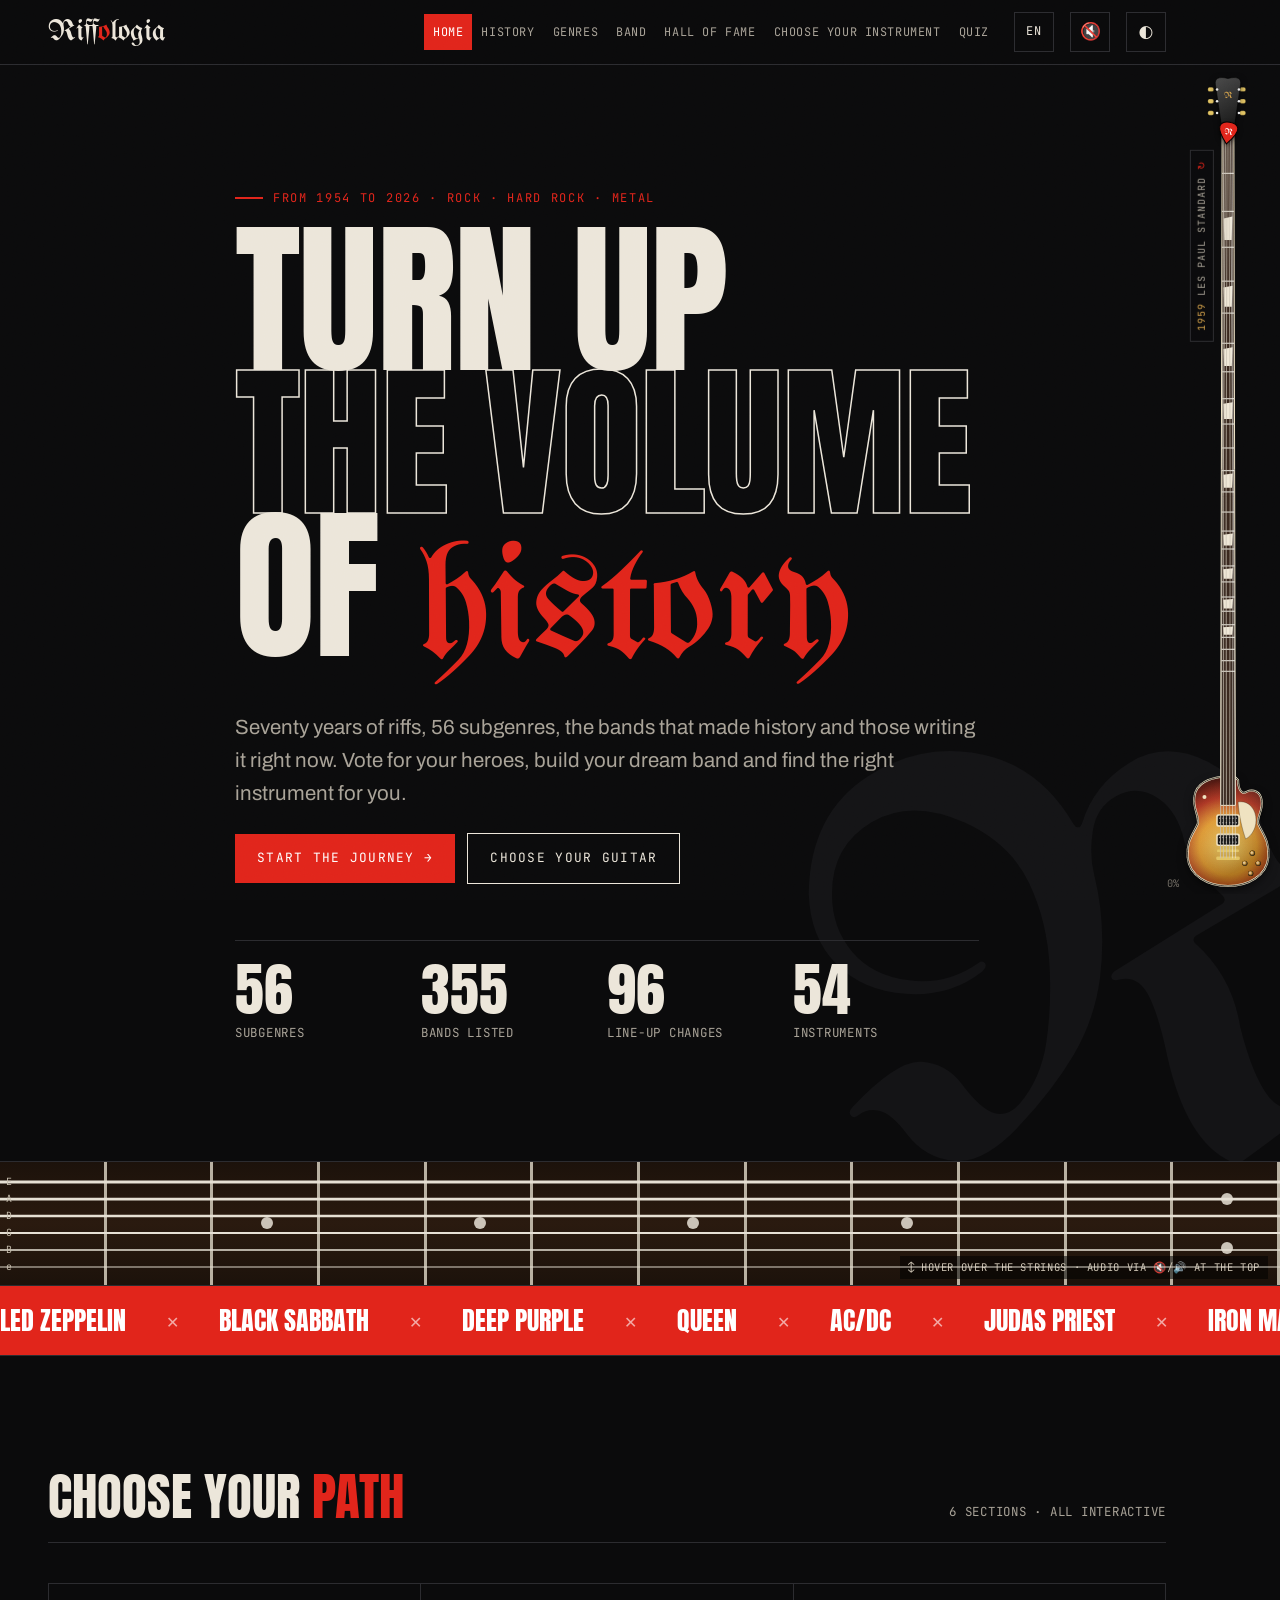
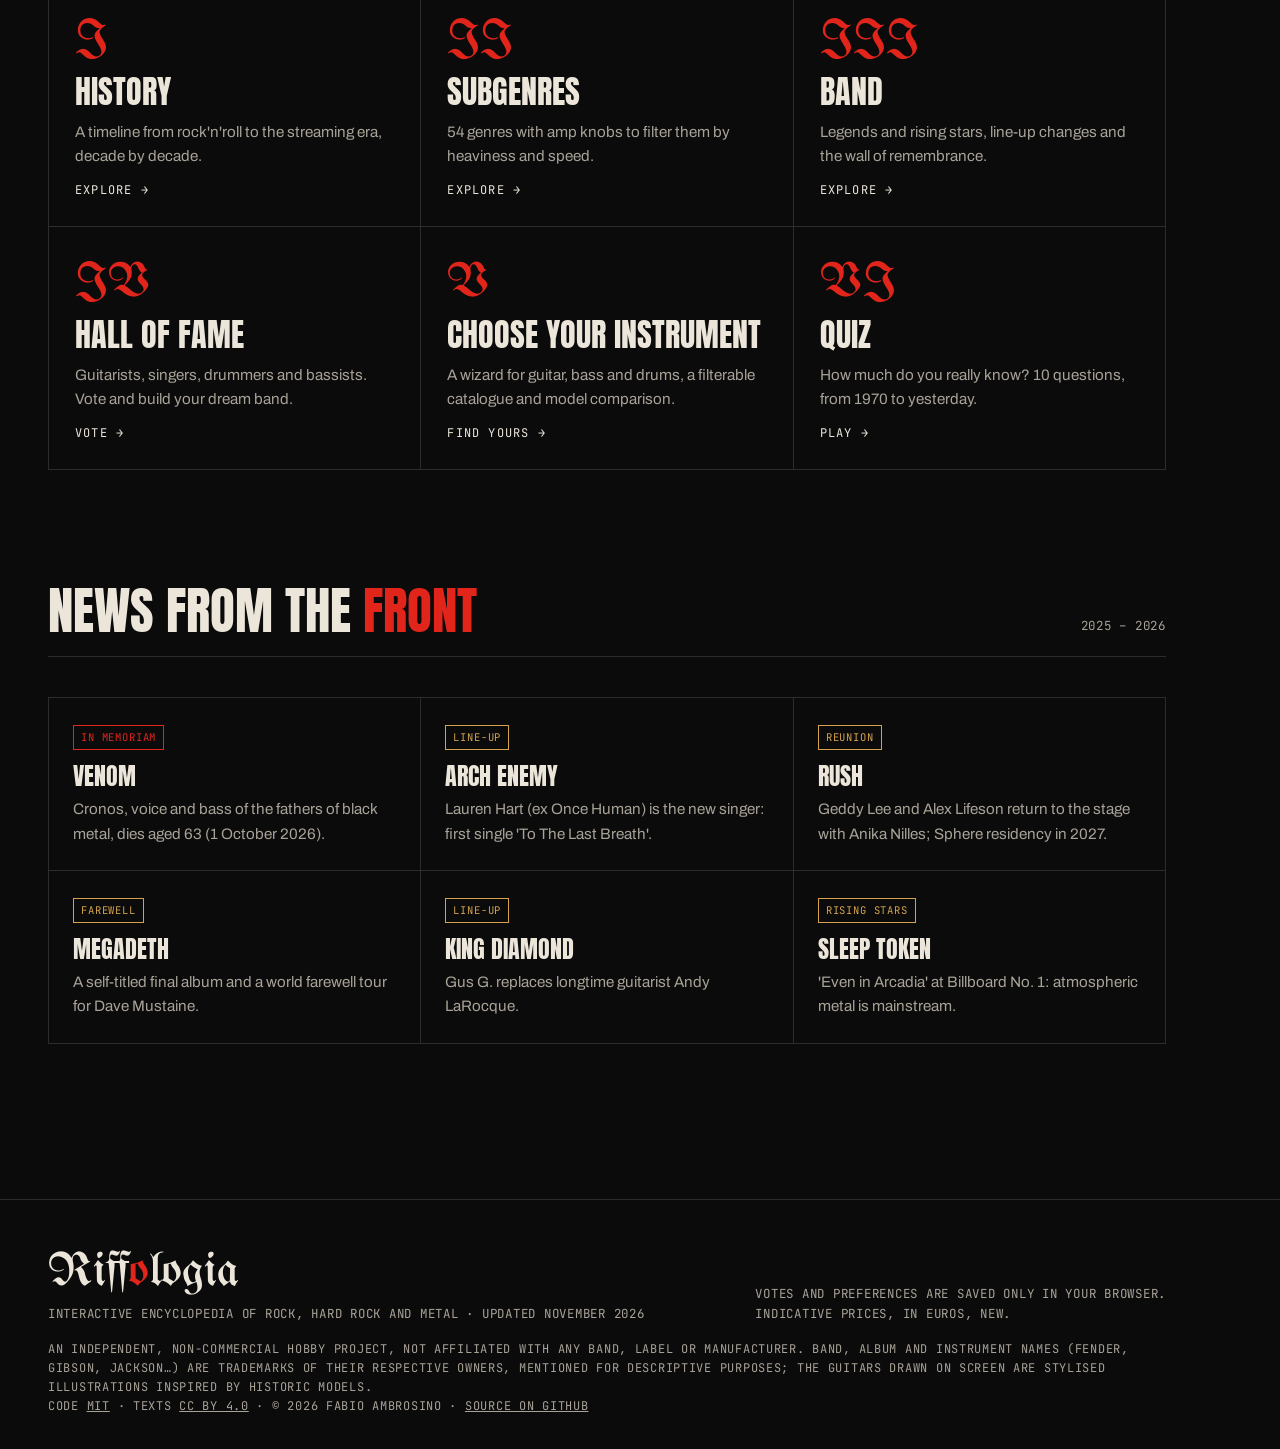
<file: index.html>
<!doctype html>
<html lang="it">
<head>
<meta charset="utf-8">
<meta name="viewport" content="width=device-width,initial-scale=1">
<title>Riffologia</title>
<meta name="description" content="Enciclopedia interattiva di rock, hard rock e metal: storia, sottogeneri, band, Hall of Fame e scelta dello strumento.">
<link rel="preconnect" href="https://fonts.googleapis.com"><link rel="preconnect" href="https://fonts.gstatic.com" crossorigin>
<link href="https://fonts.googleapis.com/css2?family=Anton&family=Archivo:wght@400;500;700&family=JetBrains+Mono:wght@400;600&family=UnifrakturMaguntia&display=swap" rel="stylesheet">
<link rel="stylesheet" href="css/style.css">
<link rel="stylesheet" href="css/effects.css">
</head>
<body>
<main>
  <section class="hero">
    <div class="bg-word" aria-hidden="true">R</div>
    <div class="wrap">
      <span class="kicker">Dal 1954 al 2026 · rock · hard rock · metal</span>
      <h1 class="h-mega" style="margin:20px 0 28px">Alza<br><span class="outline">il volume</span><br>della <span class="blk">storia</span></h1>
      <p class="lead">Settant'anni di riff, 56 sottogeneri, le band che hanno fatto la storia e quelle che la stanno scrivendo adesso. Vota i tuoi eroi, componi la band dei sogni e trova lo strumento giusto per te.</p>
      <div class="flex mt">
        <a class="btn" href="storia.html">Inizia il viaggio →</a>
        <a class="btn ghost" href="strumenti.html">Scegli la tua chitarra</a>
      </div>
      <div class="hero-stats" id="stats"></div>
    </div>
  </section>

  <div class="marquee" aria-hidden="true"><div class="track" id="mq" translate="no"></div></div>

  <section>
    <div class="wrap">
      <div class="sec-head"><h2 class="h2">Scegli il tuo <span class="red">percorso</span></h2><span class="mono muted">6 sezioni · tutto interattivo</span></div>
      <div class="grid g3">
        <a class="tile rv" href="storia.html"><span class="n">I</span><h3>Storia</h3><p>Linea del tempo dal rock'n'roll all'era dello streaming, decennio per decennio.</p><span class="arrow">ESPLORA →</span></a>
        <a class="tile rv" href="generi.html"><span class="n">II</span><h3>Sottogeneri</h3><p>54 generi con manopole d'ampli per filtrarli per pesantezza e velocità.</p><span class="arrow">ESPLORA →</span></a>
        <a class="tile rv" href="band.html"><span class="n">III</span><h3>Band</h3><p>Leggende ed emergenti, cambi di formazione e il muro della memoria.</p><span class="arrow">ESPLORA →</span></a>
        <a class="tile rv" href="hall-of-fame.html"><span class="n">IV</span><h3>Hall of Fame</h3><p>Chitarristi, cantanti, batteristi e bassisti. Vota e costruisci la band dei sogni.</p><span class="arrow">VOTA →</span></a>
        <a class="tile rv" href="strumenti.html"><span class="n">V</span><h3>Scegli lo strumento</h3><p>Wizard per chitarra, basso e batteria, catalogo filtrabile e confronto modelli.</p><span class="arrow">TROVA IL TUO →</span></a>
        <a class="tile rv" href="quiz.html"><span class="n">VI</span><h3>Quiz</h3><p>Quanto ne sai davvero? 10 domande, dal 1970 a ieri.</p><span class="arrow">GIOCA →</span></a>
      </div>
    </div>
  </section>

  <section style="padding-top:0">
    <div class="wrap">
      <div class="sec-head"><h2 class="h2">Ultime dal <span class="red">fronte</span></h2><span class="mono muted">2025 – 2026</span></div>
      <div class="grid g3" id="news"></div>
    </div>
  </section>
</main>
<script src="js/i18n.js"></script>
<script src="js/data.js"></script>
<script src="js/bands-extra.js"></script>
<script src="js/main.js"></script>
<script src="js/audio.js"></script>
<script src="js/effects.js"></script>
<script src="js/guitar.js"></script>
<script>
  const stats = [[GENRES.length,"Sottogeneri"],[BANDS.length,"Band schedate"],[LINEUP.length,"Cambi di formazione"],[GUITARS.length+BASSES.length+DRUMS.length,"Strumenti"]];
  $("#stats").innerHTML = stats.map(([n,l]) => `<div><b>${n}</b><span class="mono muted">${l}</span></div>`).join("");
  const names = BANDS.map(b => b.n);
  $("#mq").innerHTML = [...names, ...names].map(n => `<span>${esc(n)}</span>`).join("");
  const news = [
    ["Lutto","Venom","Cronos, voce e basso dei padri del black metal, muore a 63 anni (1 ottobre 2026)."],
    ["Formazione","Arch Enemy","Lauren Hart (ex Once Human) è la nuova voce: primo singolo 'To The Last Breath'."],
    ["Reunion","Rush","Geddy Lee e Alex Lifeson tornano dal vivo con Anika Nilles; nel 2027 residency allo Sphere."],
    ["Addio","Megadeth","Album finale omonimo e tour mondiale d'addio per Dave Mustaine."],
    ["Formazione","King Diamond","Gus G. sostituisce lo storico chitarrista Andy LaRocque."],
    ["Emergenti","Sleep Token","'Even in Arcadia' al n.1 Billboard: il metal atmosferico è mainstream."]
  ];
  $("#news").innerHTML = news.map(([t,b,d]) => `<article class="card rv"><span class="tag ${t==="Lutto"?"red":"gold"}">${t}</span><h3 class="h3" style="margin:14px 0 8px">${b}</h3><p>${d}</p></article>`).join("");
</script>
</body>
</html>
</file>
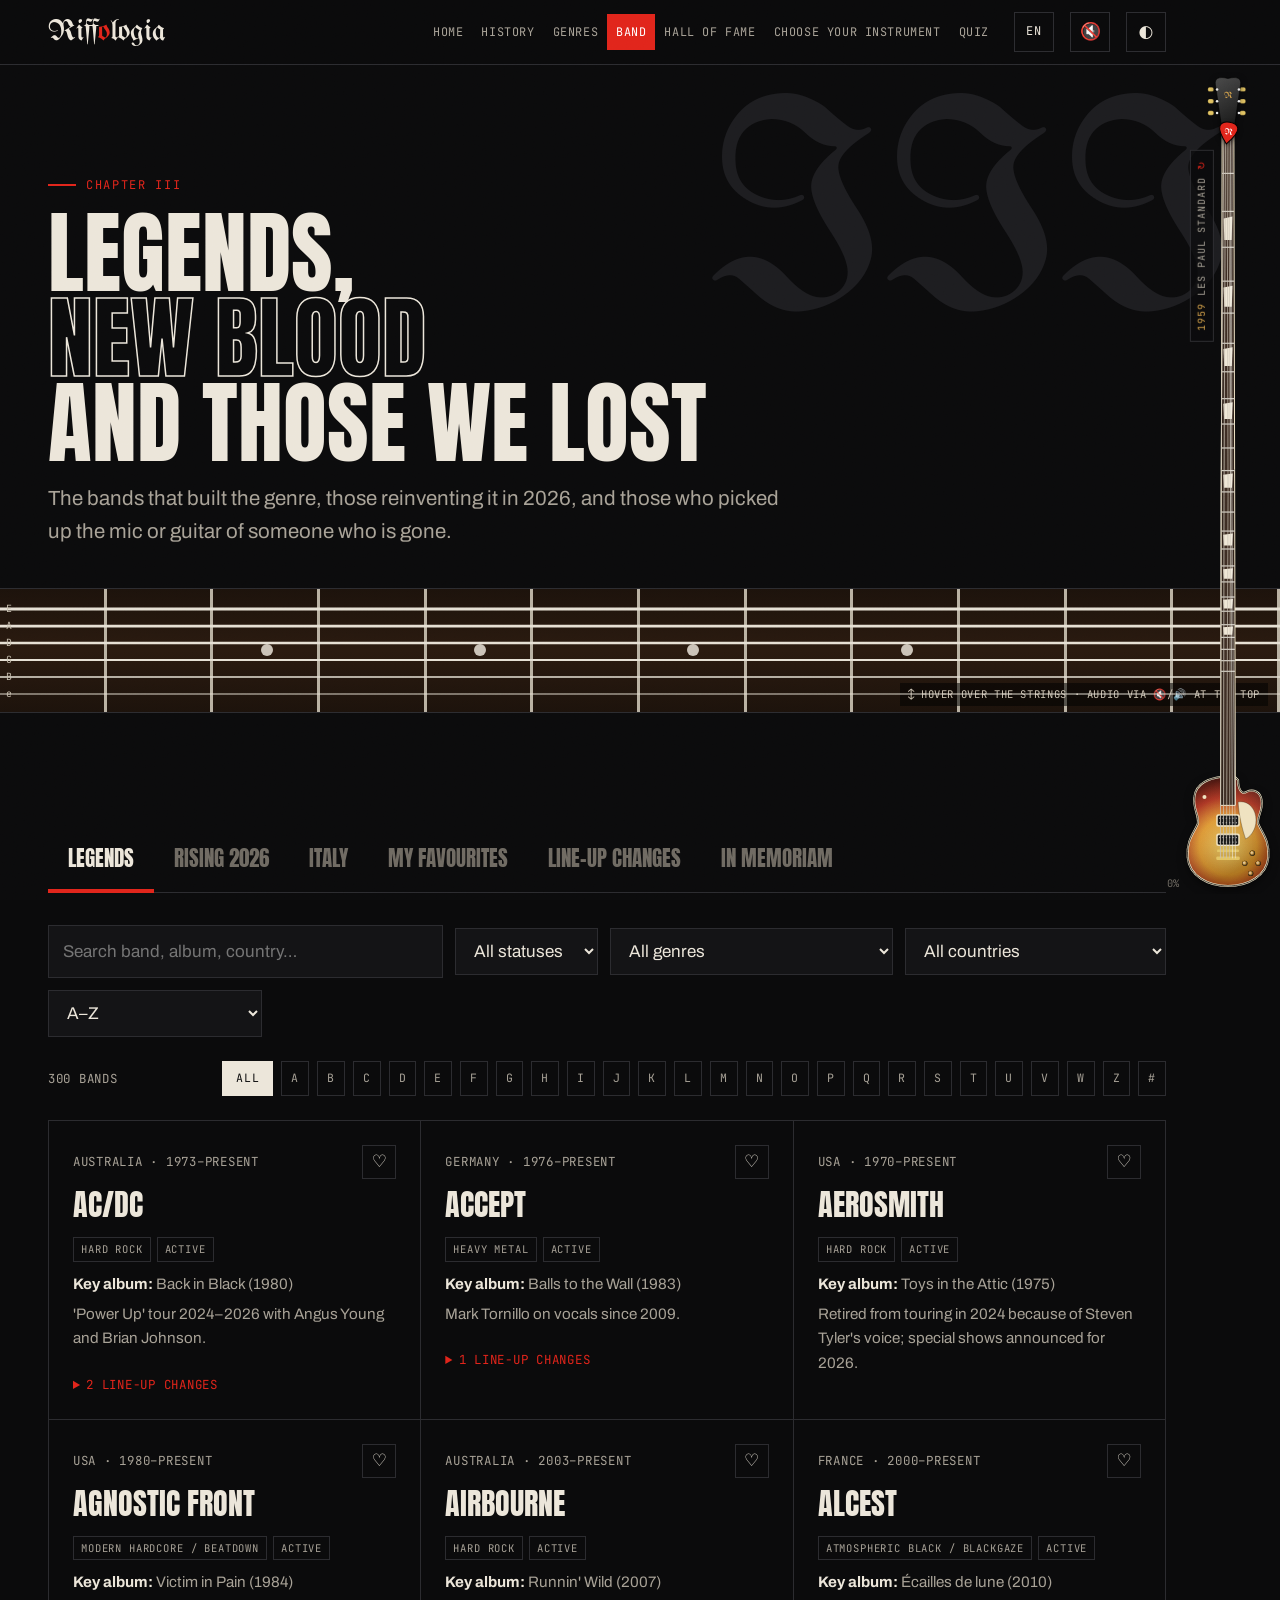
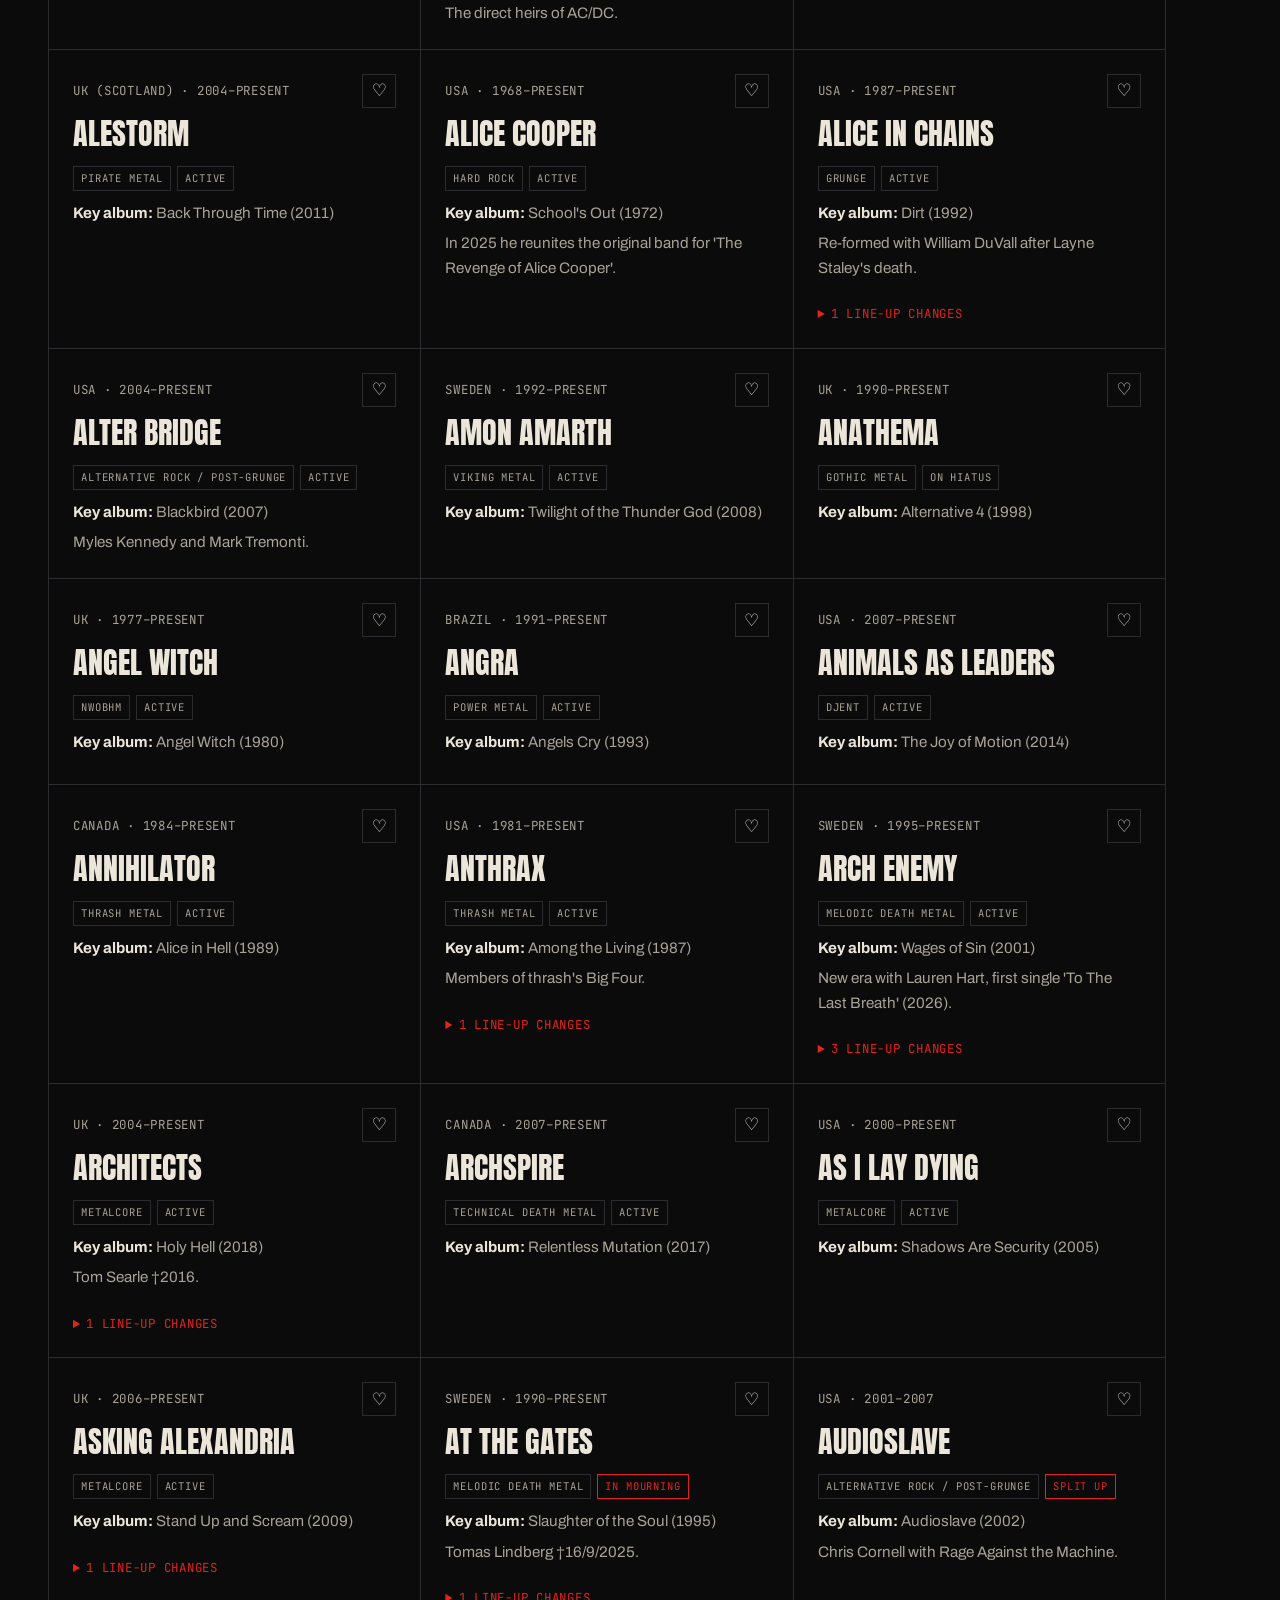
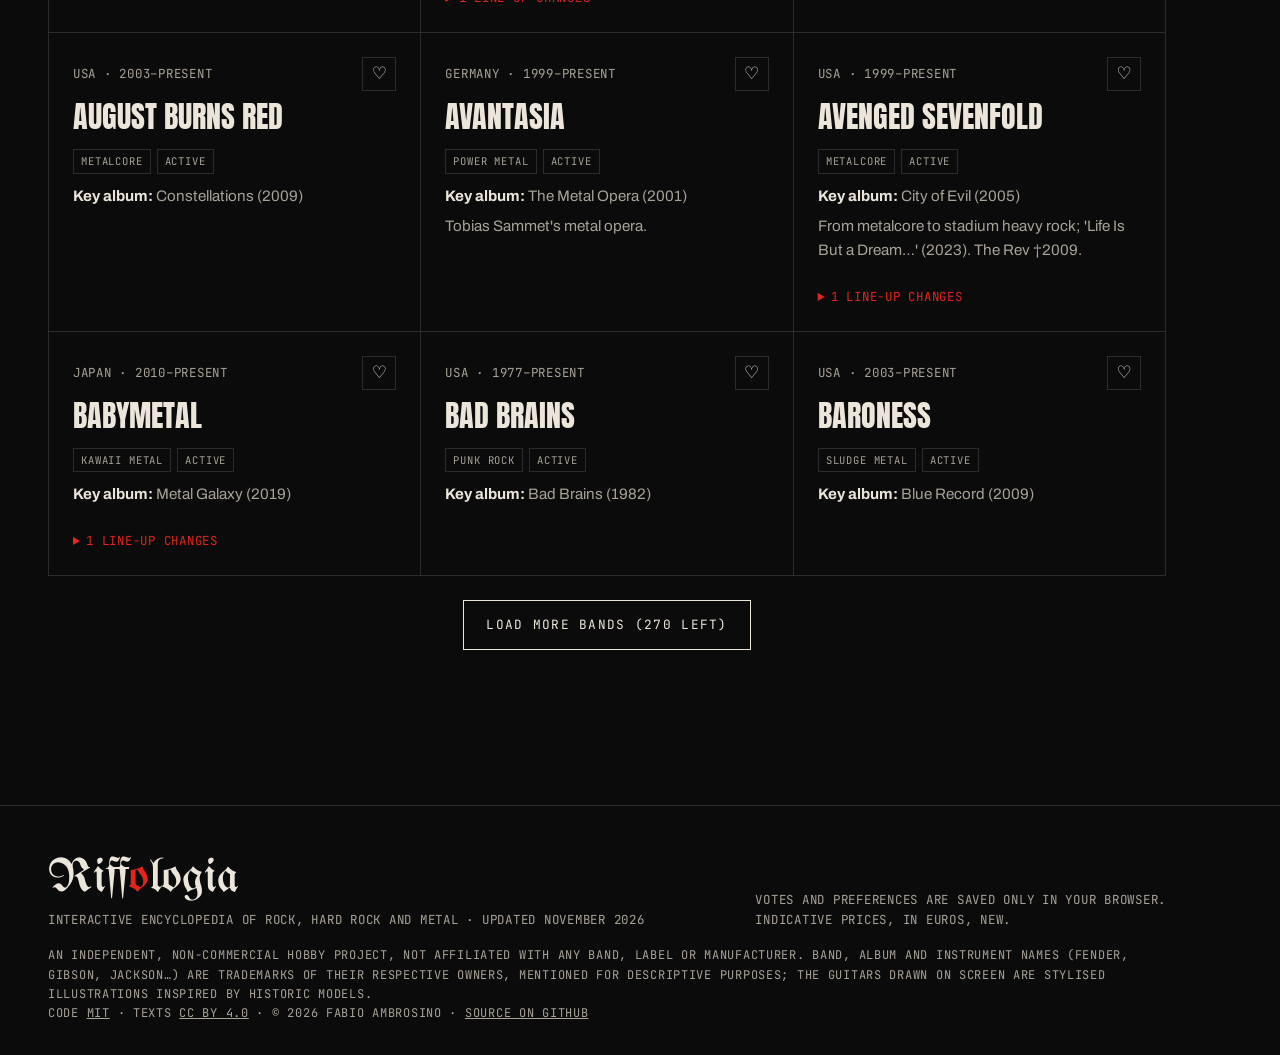
<file: band.html>
<!doctype html>
<html lang="it">
<head>
<meta charset="utf-8"><meta name="viewport" content="width=device-width,initial-scale=1">
<title>Band e Formazioni</title>
<link rel="preconnect" href="https://fonts.googleapis.com"><link rel="preconnect" href="https://fonts.gstatic.com" crossorigin>
<link href="https://fonts.googleapis.com/css2?family=Anton&family=Archivo:wght@400;500;700&family=JetBrains+Mono:wght@400;600&family=UnifrakturMaguntia&display=swap" rel="stylesheet">
<link rel="stylesheet" href="css/style.css">
<link rel="stylesheet" href="css/effects.css">
</head>
<body>
<main>
  <header class="page-hero"><div class="wrap">
    <span class="num" aria-hidden="true">III</span>
    <span class="kicker">Capitolo III</span>
    <h1 class="h1" style="margin:16px 0">Leggende,<br><span class="outline">nuove leve</span><br>e chi non c'è più</h1>
    <p class="lead">Le band che hanno costruito il genere, quelle che lo stanno reinventando nel 2026, chi ha preso il microfono o la chitarra di chi se n'è andato.</p>
  </div></header>

  <section><div class="wrap">
    <div class="tabs" role="tablist" id="tabs">
      <button class="on" data-t="storica">Storiche</button>
      <button data-t="emergente">Emergenti 2026</button>
      <button data-t="italia">Italia</button>
      <button data-t="fav">I miei preferiti <span id="favN" class="mono"></span></button>
      <button data-t="lineup">Cambi di formazione</button>
      <button data-t="mem">In memoriam</button>
    </div>

    <div id="pBands">
      <div class="flex mb">
        <input type="search" id="q" placeholder="Cerca band, album, paese…" style="flex:1;min-width:220px" aria-label="Cerca band">
        <select id="st" style="width:auto" aria-label="Stato"><option value="">Tutti gli stati</option></select>
        <select id="gf" style="width:auto" aria-label="Genere"><option value="">Tutti i generi</option></select>
        <select id="cf" style="width:auto" aria-label="Paese"><option value="">Tutti i paesi</option></select>
        <select id="so" style="width:auto" aria-label="Ordina"><option value="az">A–Z</option><option value="za">Z–A</option><option value="old">Più vecchie</option><option value="new">Più recenti</option><option value="ch">Più cambi di formazione</option></select>
      </div>
      <div class="flex mb" style="justify-content:space-between"><span class="mono muted" id="bn"></span><div class="chips" id="az"></div></div>
      <div class="grid g3" id="bands"></div>
      <div style="text-align:center" class="mt"><button class="btn ghost" id="more" hidden>Carica altre band</button></div>
    </div>

    <div id="pLineup" hidden>
      <p class="lead mb">Voci, chitarre, bassi e batterie che hanno cambiato padrone. In rosso i cambi dovuti a un lutto.</p>
      <div class="flex mb">
        <input type="search" id="lq" placeholder="Cerca musicista o band…" style="flex:1;min-width:220px" aria-label="Cerca cambi">
        <div class="chips" id="why"></div>
      </div>
      <div class="tbl-wrap"><table><thead><tr><th>Anno</th><th>Band</th><th>Ruolo</th><th>Esce</th><th></th><th>Entra</th><th>Note</th></tr></thead><tbody id="lt"></tbody></table></div>
    </div>

    <div id="pMem" hidden>
      <p class="lead mb">Un muro per chi ha dato la vita al volume. Evidenziati gli addii degli ultimi due anni.</p>
      <div class="chips mb" id="memRole"></div>
      <div class="mem" id="mem"></div>
    </div>
  </div></section>
</main>
<script src="js/i18n.js"></script>
<script src="js/data.js"></script>
<script src="js/bands-extra.js"></script>
<script src="js/main.js"></script>
<script src="js/audio.js"></script>
<script src="js/effects.js"></script>
<script src="js/guitar.js"></script>
<script>
let tab = "storica", why = null, memRole = null;
let favs = store.get("favBands", []);
const ITA = b => b.c === "Italia";
const STATES = [...new Set(BANDS.map(b => b.st))];
$("#st").innerHTML += STATES.map(s => `<option>${s}</option>`).join("");
const WHY = {decesso:"Decesso", uscita:"Uscita", licenziamento:"Licenziamento", ritiro:"Ritiro", ritorno:"Ritorno"};
$("#why").innerHTML = Object.entries(WHY).map(([k,v]) => `<button class="chip" data-w="${k}">${v}</button>`).join("");
const roles = ["voce","chitarra","basso","batteria"];
$("#memRole").innerHTML = `<button class="chip on" data-r="">Tutti</button>` + roles.map(r => `<button class="chip" data-r="${r}">${r}</button>`).join("");

function genreName(id){ const g = GENRES.find(x => x.id === id); return g ? g.name : id; }
function updFav(){ $("#favN").textContent = favs.length ? `(${favs.length})` : ""; }

const PAGE = 30;
let shown = PAGE, letter = "";
const yearOf = b => parseInt(b.y) || 9999;
const chCount = n => LINEUP.filter(l => l.b === n).length;
const sortName = n => n.replace(/^The /, "");
function fillSelects(){
  const used = [...new Set(BANDS.map(b => b.g))].map(id => [id, genreName(id)]).sort((a,b) => a[1].localeCompare(b[1]));
  $("#gf").innerHTML += used.map(([id,n]) => `<option value="${id}">${esc(n)}</option>`).join("");
  const cs = [...new Set(BANDS.map(b => b.c))].sort((a,b) => a.localeCompare(b));
  $("#cf").innerHTML += cs.map(c => `<option>${esc(c)}</option>`).join("");
  const letters = [...new Set(BANDS.map(b => sortName(b.n)[0].toUpperCase()))].filter(l => /[A-Z]/.test(l)).sort();
  $("#az").innerHTML = `<button class="chip on" data-l="">Tutte</button>` + letters.map(l => `<button class="chip" data-l="${l}" style="padding:7px 9px">${l}</button>`).join("") + `<button class="chip" data-l="#" style="padding:7px 9px">#</button>`;
}
function renderBands(){
  const q = $("#q").value.trim().toLowerCase(), st = $("#st").value, gf = $("#gf").value, cf = $("#cf").value, so = $("#so").value;
  let list = BANDS.filter(b => tab === "italia" ? ITA(b) : tab === "fav" ? favs.includes(b.n) : b.type === tab);
  list = list.filter(b => (!st || b.st === st) && (!gf || b.g === gf) && (!cf || b.c === cf) &&
    (!letter || (letter === "#" ? !/[A-Z]/i.test(sortName(b.n)[0]) : sortName(b.n)[0].toUpperCase() === letter)) &&
    (!q || [b.n,b.alb,b.c,b.note,genreName(b.g)].join(" ").toLowerCase().includes(q)));
  const cmp = { az:(a,b) => sortName(a.n).localeCompare(sortName(b.n)), za:(a,b) => sortName(b.n).localeCompare(sortName(a.n)),
    old:(a,b) => yearOf(a) - yearOf(b), new:(a,b) => yearOf(b) - yearOf(a), ch:(a,b) => chCount(b.n) - chCount(a.n) };
  list.sort(cmp[so]);
  const total = list.length;
  $("#bn").textContent = `${total} band`;
  list = list.slice(0, shown);
  $("#more").hidden = total <= shown;
  $("#more").textContent = `Carica altre band (${total - shown} rimanenti)`;
  $("#bands").innerHTML = list.length ? list.map(b => {
    const ch = LINEUP.filter(l => l.b === b.n);
    const fav = favs.includes(b.n);
    return `<article class="card rv" id="${encodeURIComponent(b.n)}">
      <div class="flex" style="justify-content:space-between"><span class="mono muted">${esc(b.c)} · ${esc(b.y)}</span>
      <button class="icon-btn" data-fav="${esc(b.n)}" aria-pressed="${fav}" title="Aggiungi ai preferiti" style="width:34px;height:34px;${fav?"color:var(--red);border-color:var(--red)":""}">${fav?"♥":"♡"}</button></div>
      <h3 class="h3 glitch" translate="no" style="margin:10px 0 6px;font-size:1.9rem">${esc(b.n)}</h3>
      <div class="meta"><span class="tag ${b.type==="emergente"?"gold":""}">${esc(genreName(b.g))}</span><span class="tag ${b.st==="lutto"||b.st==="sciolti"?"red":""}">${esc(b.st)}</span></div>
      <p><b style="color:var(--ink)">Album chiave:</b> <span translate="no">${esc(b.alb)}</span></p>
      <p style="margin-top:6px">${esc(b.note)}</p>
      ${ch.length ? `<details class="mt"><summary class="mono" style="cursor:pointer;color:var(--red)">${ch.length} ${ch.length===1?"cambio":"cambi"} di formazione</summary>
        <ul style="list-style:none;margin-top:10px">${ch.map(l => `<li style="padding:6px 0;border-top:1px solid var(--line);font-size:.9rem"><span class="mono muted">${l.y} · ${esc(l.r)}</span><br><span translate="no">${esc(l.out)}</span> <span class="red">→</span> <span translate="no">${esc(l.inn)}</span></li>`).join("")}</ul></details>` : ""}
    </article>`;
  }).join("") : `<p class="empty">${tab==="fav" ? "Nessun preferito: tocca ♡ su una band per aggiungerla." : "Nessuna band trovata."}</p>`;
  reveal($("#bands"));
}
function renderLineup(){
  const q = $("#lq").value.trim().toLowerCase();
  const list = LINEUP.filter(l => (!why || l.why === why) && (!q || [l.b,l.out,l.inn,l.r].join(" ").toLowerCase().includes(q))).sort((a,b) => b.y - a.y);
  $("#lt").innerHTML = list.map(l => `<tr><td class="mono">${l.y}</td><td translate="no"><b>${esc(l.b)}</b></td><td>${esc(l.r)}</td>
    <td translate="no" style="${l.why==="decesso"?"color:var(--red)":""}">${esc(l.out)}${l.why==="decesso"?" †":""}</td><td class="arrow">→</td><td translate="no">${esc(l.inn)}</td>
    <td class="muted"><span class="tag ${l.why==="decesso"?"red":""}">${WHY[l.why]}</span> ${esc(l.note)}</td></tr>`).join("") || `<tr><td colspan="7" class="empty">Nessun risultato.</td></tr>`;
}
function renderMem(){
  const list = MEMORIAM.filter(m => !memRole || m[2].includes(memRole)).sort((a,b) => b[1]-a[1]);
  $("#mem").innerHTML = list.map(([n,y,r]) => `<div class="${y>=2025?"recent":""}"><span class="cross">† ${y}</span><b translate="no">${esc(n)}</b><span class="mono muted">${esc(r)}</span></div>`).join("");
}
function resetPage(){ shown = PAGE; renderBands(); }
function show(t){
  tab = t; shown = PAGE;
  $$("#tabs button").forEach(b => b.classList.toggle("on", b.dataset.t === t));
  $("#pBands").hidden = !["storica","emergente","italia","fav"].includes(t);
  $("#pLineup").hidden = t !== "lineup";
  $("#pMem").hidden = t !== "mem";
  if(!$("#pBands").hidden) renderBands();
  if(t === "lineup") renderLineup();
  if(t === "mem") renderMem();
}
$("#tabs").onclick = e => { const b = e.target.closest("button"); if(b) show(b.dataset.t); };
$("#q").oninput = resetPage; ["#st","#gf","#cf","#so"].forEach(s => $(s).onchange = resetPage); $("#lq").oninput = renderLineup;
$("#more").onclick = () => { shown += PAGE; renderBands(); };
$("#az").onclick = e => { const b = e.target.closest("button"); if(!b) return; $$("#az .chip").forEach(x=>x.classList.remove("on")); b.classList.add("on"); letter = b.dataset.l; resetPage(); };
fillSelects();
$("#why").onclick = e => { const b = e.target.closest("button"); if(!b) return; const on = !b.classList.contains("on"); $$("#why .chip").forEach(x=>x.classList.remove("on")); if(on){ b.classList.add("on"); why = b.dataset.w; } else why = null; renderLineup(); };
$("#memRole").onclick = e => { const b = e.target.closest("button"); if(!b) return; $$("#memRole .chip").forEach(x=>x.classList.remove("on")); b.classList.add("on"); memRole = b.dataset.r || null; renderMem(); };
$("#bands").onclick = e => {
  const b = e.target.closest("[data-fav]"); if(!b) return;
  const n = b.dataset.fav;
  favs = favs.includes(n) ? favs.filter(x => x !== n) : [...favs, n];
  store.set("favBands", favs); updFav(); toast(favs.includes(n) ? `♥ ${n} aggiunta ai preferiti` : `${n} rimossa`); renderBands();
};
updFav();
const hash = decodeURIComponent(location.hash.slice(1));
const hb = BANDS.find(b => b.n === hash);
if(hb){ show(hb.type); $("#q").value = hb.n; renderBands(); } else show("storica");
</script>
</body>
</html>
</file>
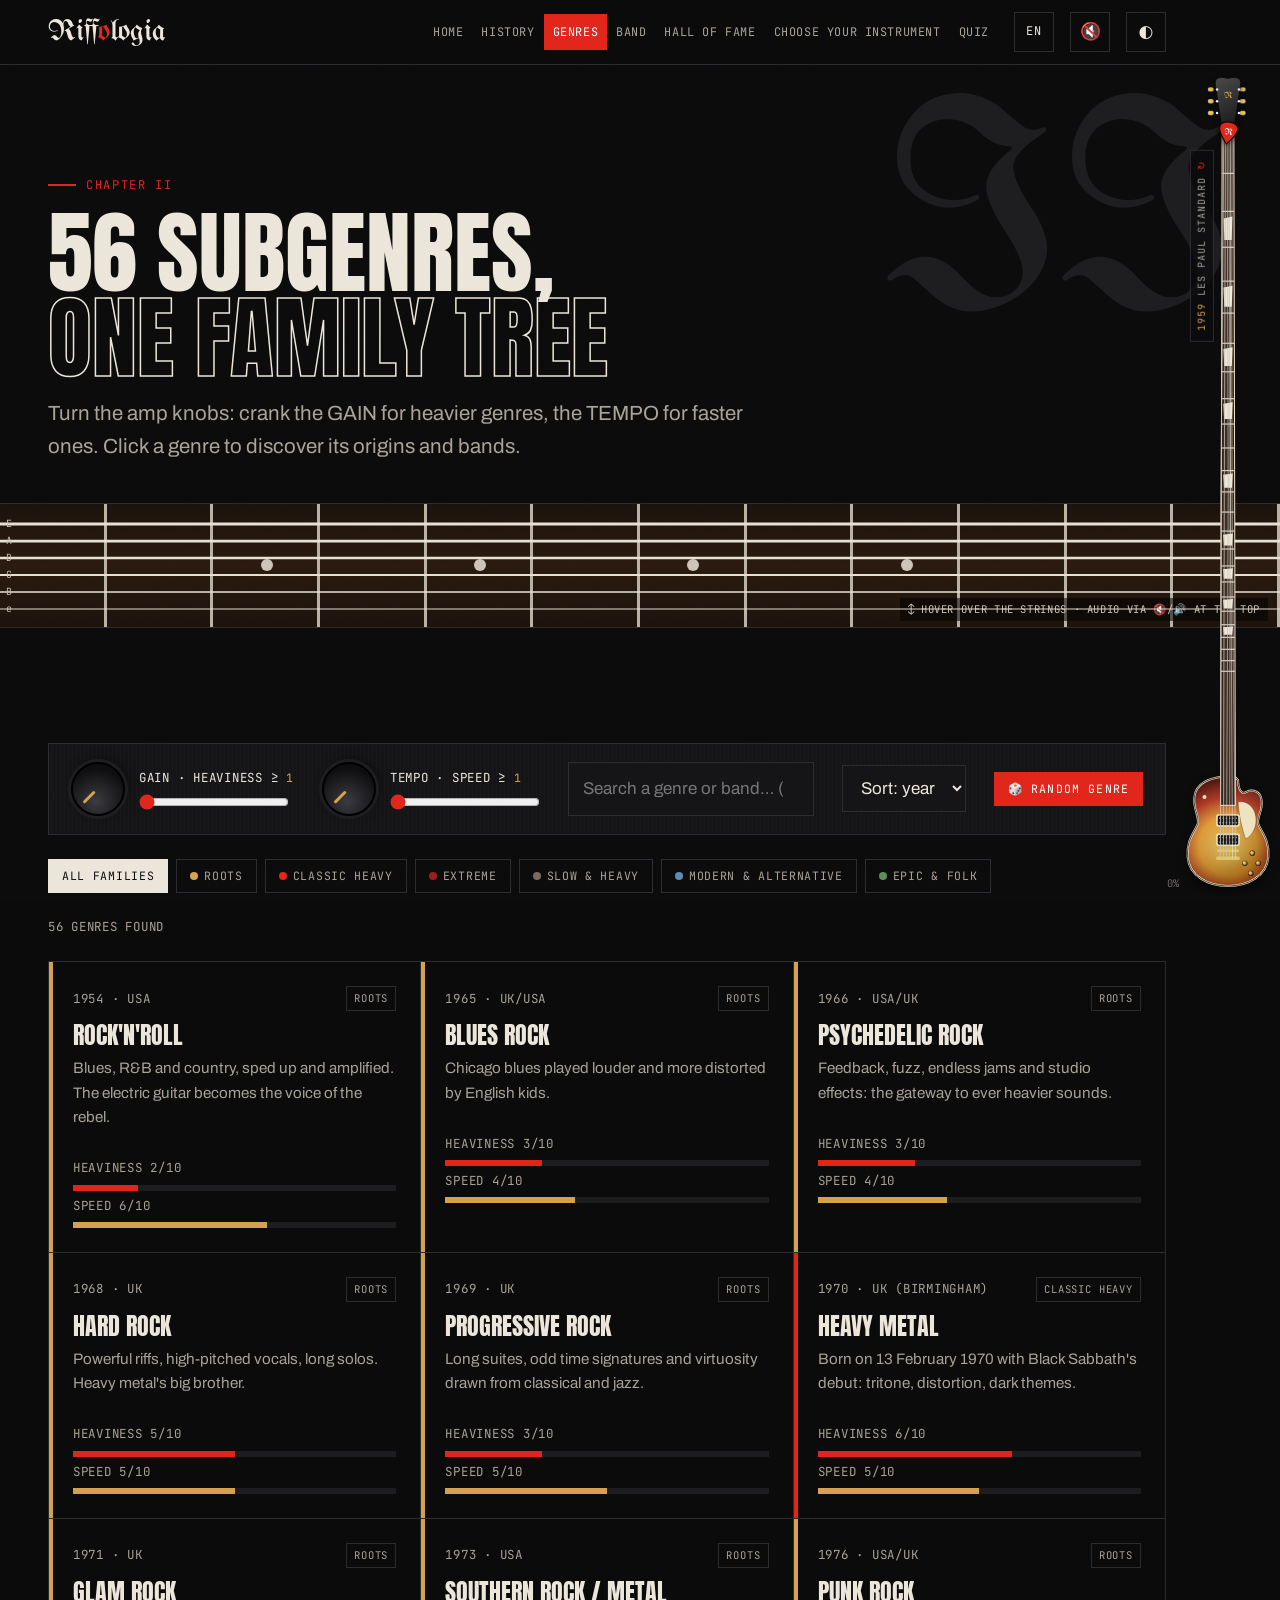
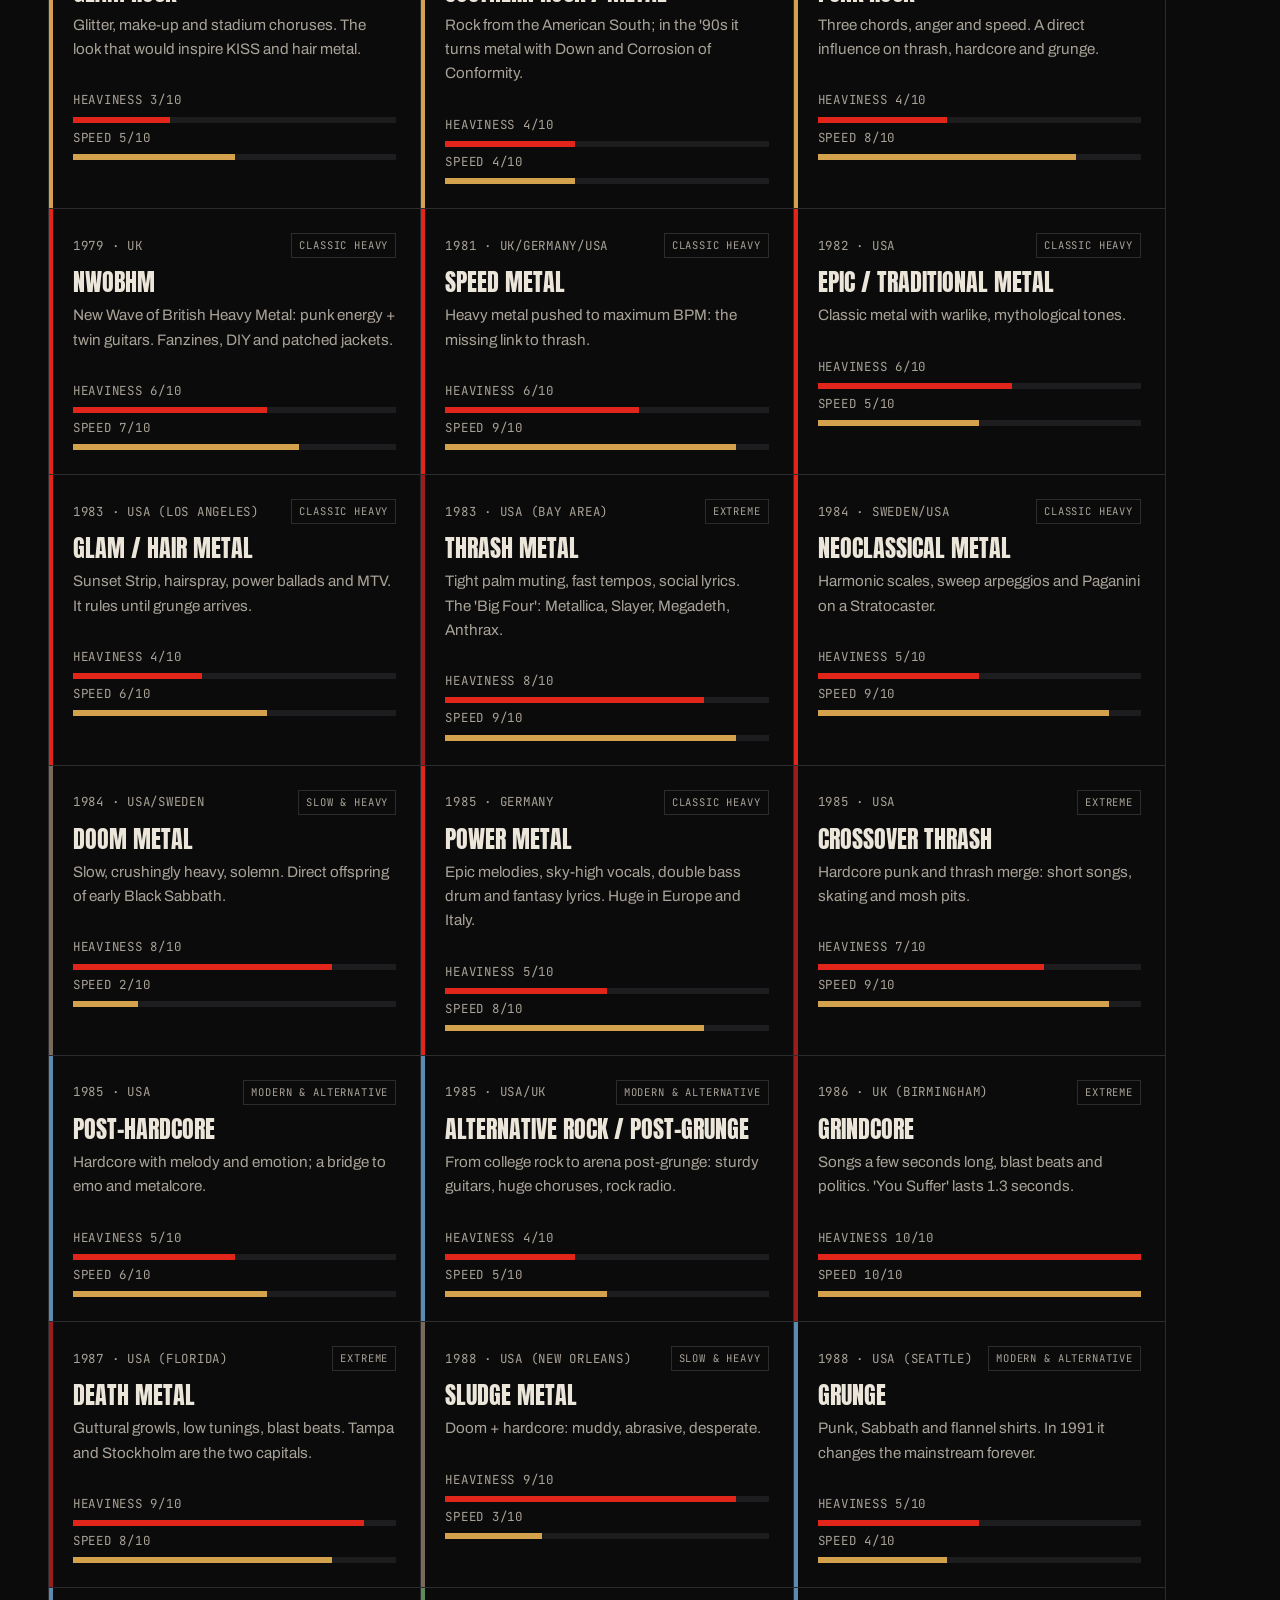
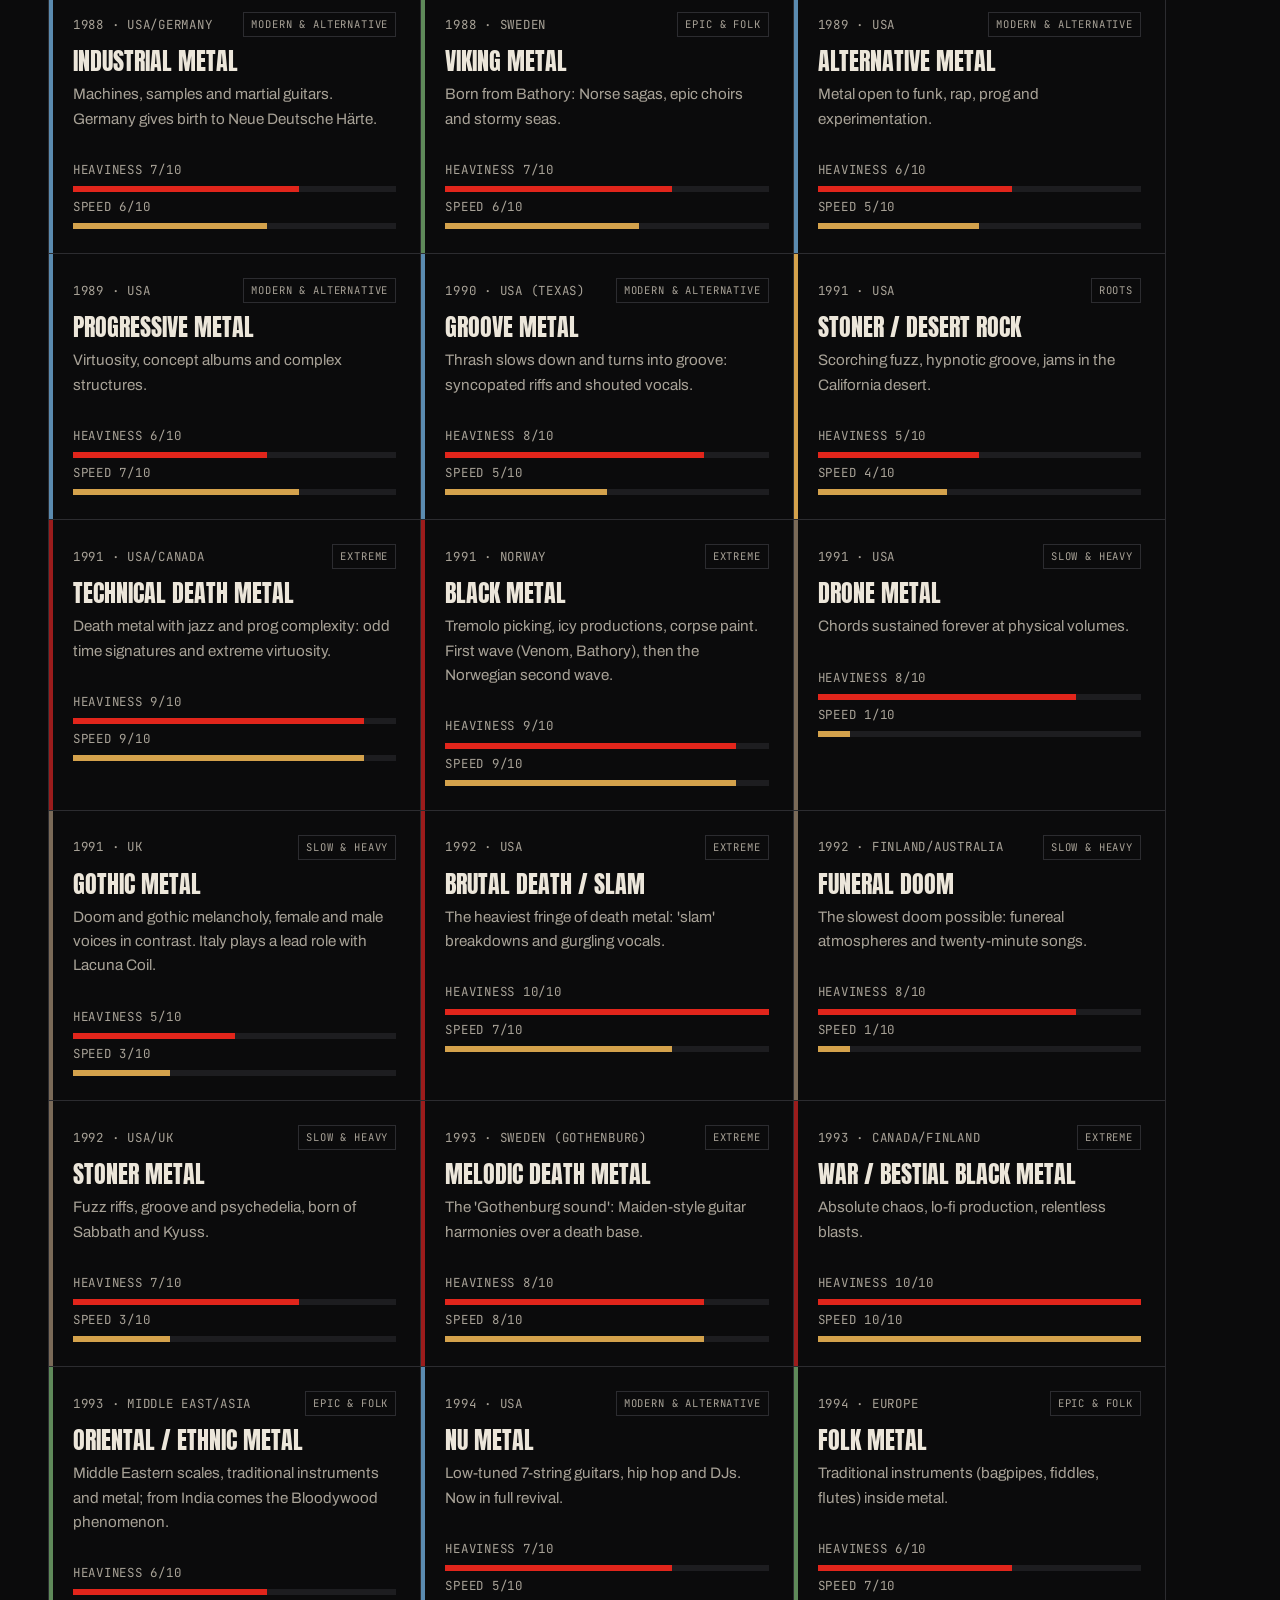
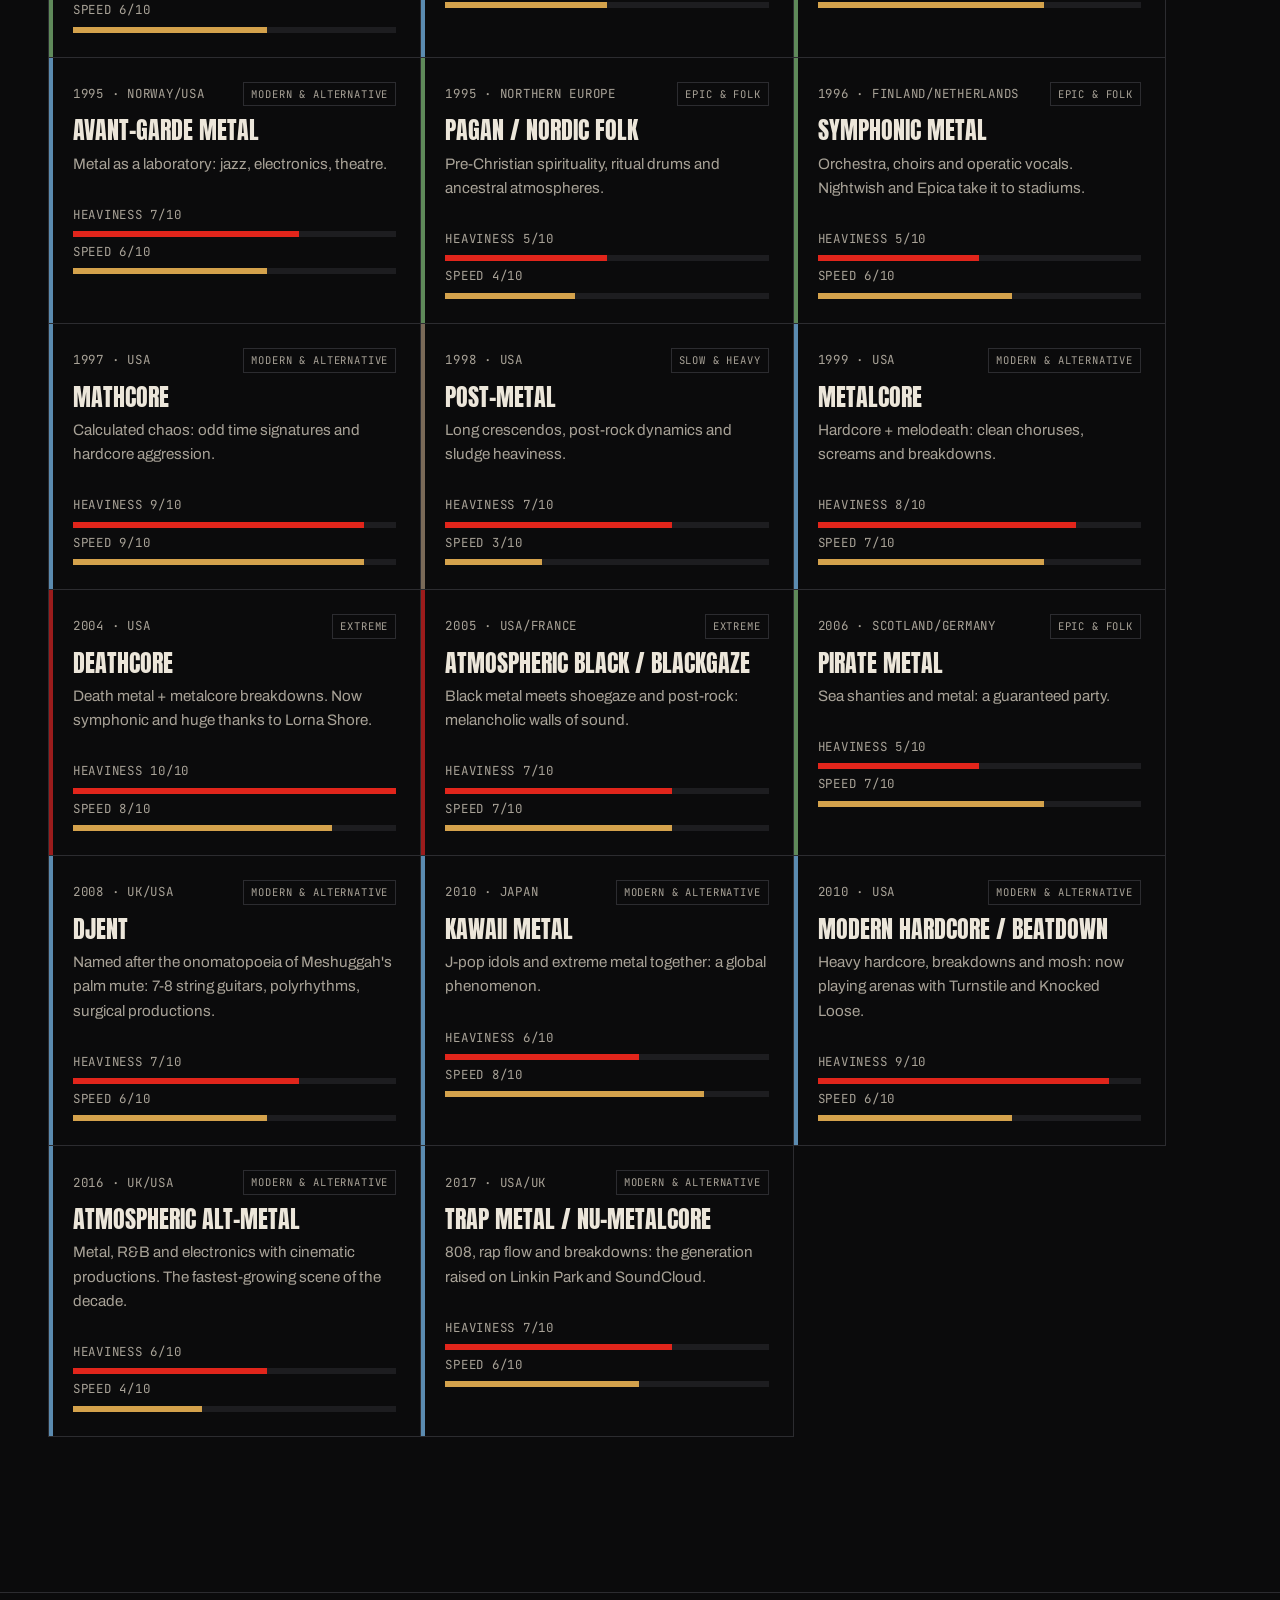
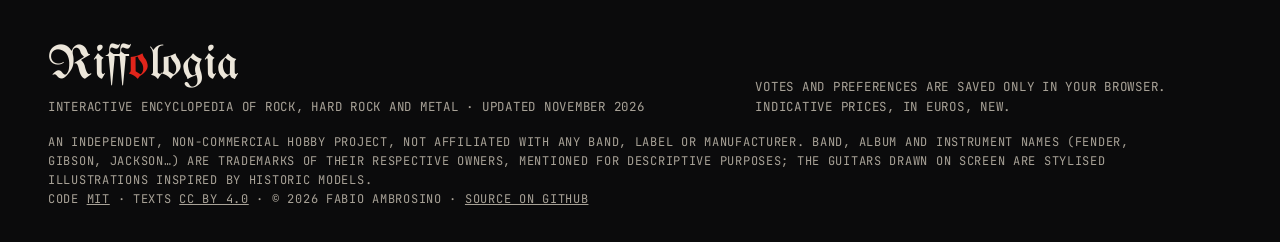
<file: generi.html>
<!doctype html>
<html lang="it">
<head>
<meta charset="utf-8"><meta name="viewport" content="width=device-width,initial-scale=1">
<title>Sottogeneri Metal</title>
<link rel="preconnect" href="https://fonts.googleapis.com"><link rel="preconnect" href="https://fonts.gstatic.com" crossorigin>
<link href="https://fonts.googleapis.com/css2?family=Anton&family=Archivo:wght@400;500;700&family=JetBrains+Mono:wght@400;600&family=UnifrakturMaguntia&display=swap" rel="stylesheet">
<link rel="stylesheet" href="css/style.css">
<link rel="stylesheet" href="css/effects.css">
</head>
<body>
<main>
  <header class="page-hero"><div class="wrap">
    <span class="num" aria-hidden="true">II</span>
    <span class="kicker">Capitolo II</span>
    <h1 class="h1" style="margin:16px 0"><span id="gcount"></span> sottogeneri,<br><span class="outline">un solo albero</span></h1>
    <p class="lead">Gira le manopole dell'ampli: alza il GAIN per i generi più pesanti, il TEMPO per i più veloci. Clicca un genere per scoprire origini e band.</p>
  </div></header>

  <section><div class="wrap">
    <div class="amp mb">
      <div class="knob"><div class="dial" id="d1"></div><label><span class="mono">Gain · pesantezza ≥ <span class="val" id="v1">1</span></span><input type="range" id="k1" min="1" max="10" value="1"></label></div>
      <div class="knob"><div class="dial" id="d2"></div><label><span class="mono">Tempo · velocità ≥ <span class="val" id="v2">1</span></span><input type="range" id="k2" min="1" max="10" value="1"></label></div>
      <div style="flex:1;min-width:200px"><label class="sr" for="q">Cerca</label><input type="search" id="q" placeholder="Cerca genere o band… (es. Gojira)"></div>
      <select id="sort" aria-label="Ordina" style="width:auto"><option value="year">Ordina: anno</option><option value="int">Più pesanti</option><option value="spd">Più veloci</option><option value="name">A–Z</option></select>
      <button class="btn sm" id="rand">🎲 Genere a caso</button>
    </div>
    <div class="chips mb" id="fams"></div>
    <p class="mono muted mb" id="info"></p>
    <div class="grid g3" id="list"></div>
  </div></section>
</main>

<div class="modal" id="modal" role="dialog" aria-modal="true" aria-labelledby="mTitle"><div class="box"><button class="icon-btn close" id="mClose" aria-label="Chiudi">✕</button><div id="mBody"></div></div></div>

<script src="js/i18n.js"></script>
<script src="js/data.js"></script>
<script src="js/bands-extra.js"></script>
<script src="js/main.js"></script>
<script src="js/audio.js"></script>
<script src="js/effects.js"></script>
<script src="js/guitar.js"></script>
<script>
$("#gcount").textContent = GENRES.length;
let fam = null;
$("#fams").innerHTML = `<button class="chip on" data-f="">Tutte le famiglie</button>` + Object.entries(FAMILIES).map(([k,f]) => `<button class="chip" data-f="${k}"><span class="dot" style="background:${f.color}"></span>${f.name}</button>`).join("");

function knob(i){ const v = +$("#k"+i).value; $("#v"+i).textContent = v; $("#d"+i).style.transform = `rotate(${-135 + (v-1)*30}deg)`; }
function render(){
  knob(1); knob(2);
  const q = $("#q").value.trim().toLowerCase(), g = +$("#k1").value, s = +$("#k2").value, so = $("#sort").value;
  let list = GENRES.filter(x => (!fam || x.fam === fam) && x.int >= g && x.spd >= s &&
    (!q || (x.name + " " + x.bands.join(" ") + " " + x.desc).toLowerCase().includes(q)));
  list.sort((a,b) => so==="name" ? a.name.localeCompare(b.name) : so==="year" ? a.year-b.year : b[so]-a[so]);
  $("#info").textContent = `${list.length} generi trovati`;
  $("#list").innerHTML = list.length ? list.map(x => `
    <article class="card link rv" data-id="${x.id}" tabindex="0" role="button" aria-label="Dettagli ${esc(x.name)}">
      <span class="fam-stripe" style="background:${FAMILIES[x.fam].color}"></span>
      <div class="flex" style="justify-content:space-between"><span class="mono muted">${x.year} · ${esc(x.origin)}</span><span class="tag">${FAMILIES[x.fam].name}</span></div>
      <h3 class="h3 glitch" style="margin:12px 0 8px">${esc(x.name)}</h3>
      <p>${esc(x.desc)}</p>
      <div class="mt"><span class="mono muted">Pesantezza ${x.int}/10</span><div class="bar"><i style="width:${x.int*10}%"></i></div>
      <span class="mono muted">Velocità ${x.spd}/10</span><div class="bar spd"><i style="width:${x.spd*10}%"></i></div></div>
    </article>`).join("") : `<p class="empty">Troppo gain! Nessun genere corrisponde: abbassa le manopole.</p>`;
  reveal($("#list"));
}
function open(id){
  const x = GENRES.find(g => g.id === id); if(!x) return;
  const related = BANDS.filter(b => b.g === id);
  const sib = GENRES.filter(g => g.fam === x.fam && g.id !== id);
  $("#mBody").innerHTML = `
    <span class="kicker">${FAMILIES[x.fam].name} · ${x.year}</span>
    <h2 class="h1" id="mTitle" style="margin:12px 0">${esc(x.name)}</h2>
    <p class="lead">${esc(x.desc)}</p>
    <div class="grid g2 mt">
      <div class="card"><span class="mono muted">Origine</span><h3 class="h3">${esc(x.origin)}</h3></div>
      <div class="card"><span class="mono muted">Band chiave</span><h3 class="h3">${x.bands.map(esc).join(" · ")}</h3></div>
    </div>
    ${related.length ? `<h3 class="h3 mt">Nel nostro archivio</h3><div class="chips mt">${related.map(b => `<a class="chip" translate="no" href="band.html#${encodeURIComponent(b.n)}">${esc(b.n)}</a>`).join("")}</div>` : ""}
    <h3 class="h3 mt">Generi fratelli</h3><div class="chips mt">${sib.map(g => `<button class="chip" data-go="${g.id}">${esc(g.name)}</button>`).join("")}</div>`;
  $("#modal").classList.add("show"); $("#mClose").focus();
}
$("#mBody").onclick = e => { const b = e.target.closest("[data-go]"); if(b) open(b.dataset.go); };
$("#mClose").onclick = () => $("#modal").classList.remove("show");
$("#modal").onclick = e => { if(e.target.id === "modal") $("#modal").classList.remove("show"); };
document.addEventListener("keydown", e => { if(e.key === "Escape") $("#modal").classList.remove("show"); });
$("#list").onclick = e => { const c = e.target.closest("[data-id]"); if(c) open(c.dataset.id); };
$("#list").onkeydown = e => { if(e.key === "Enter"){ const c = e.target.closest("[data-id]"); if(c) open(c.dataset.id); } };
$("#fams").onclick = e => { const b = e.target.closest("button"); if(!b) return; $$("#fams .chip").forEach(x=>x.classList.remove("on")); b.classList.add("on"); fam = b.dataset.f || null; render(); };
["#k1","#k2","#q","#sort"].forEach(s => $(s).addEventListener("input", render));
$("#rand").onclick = () => open(GENRES[Math.floor(Math.random()*GENRES.length)].id);
render();
</script>
</body>
</html>
</file>
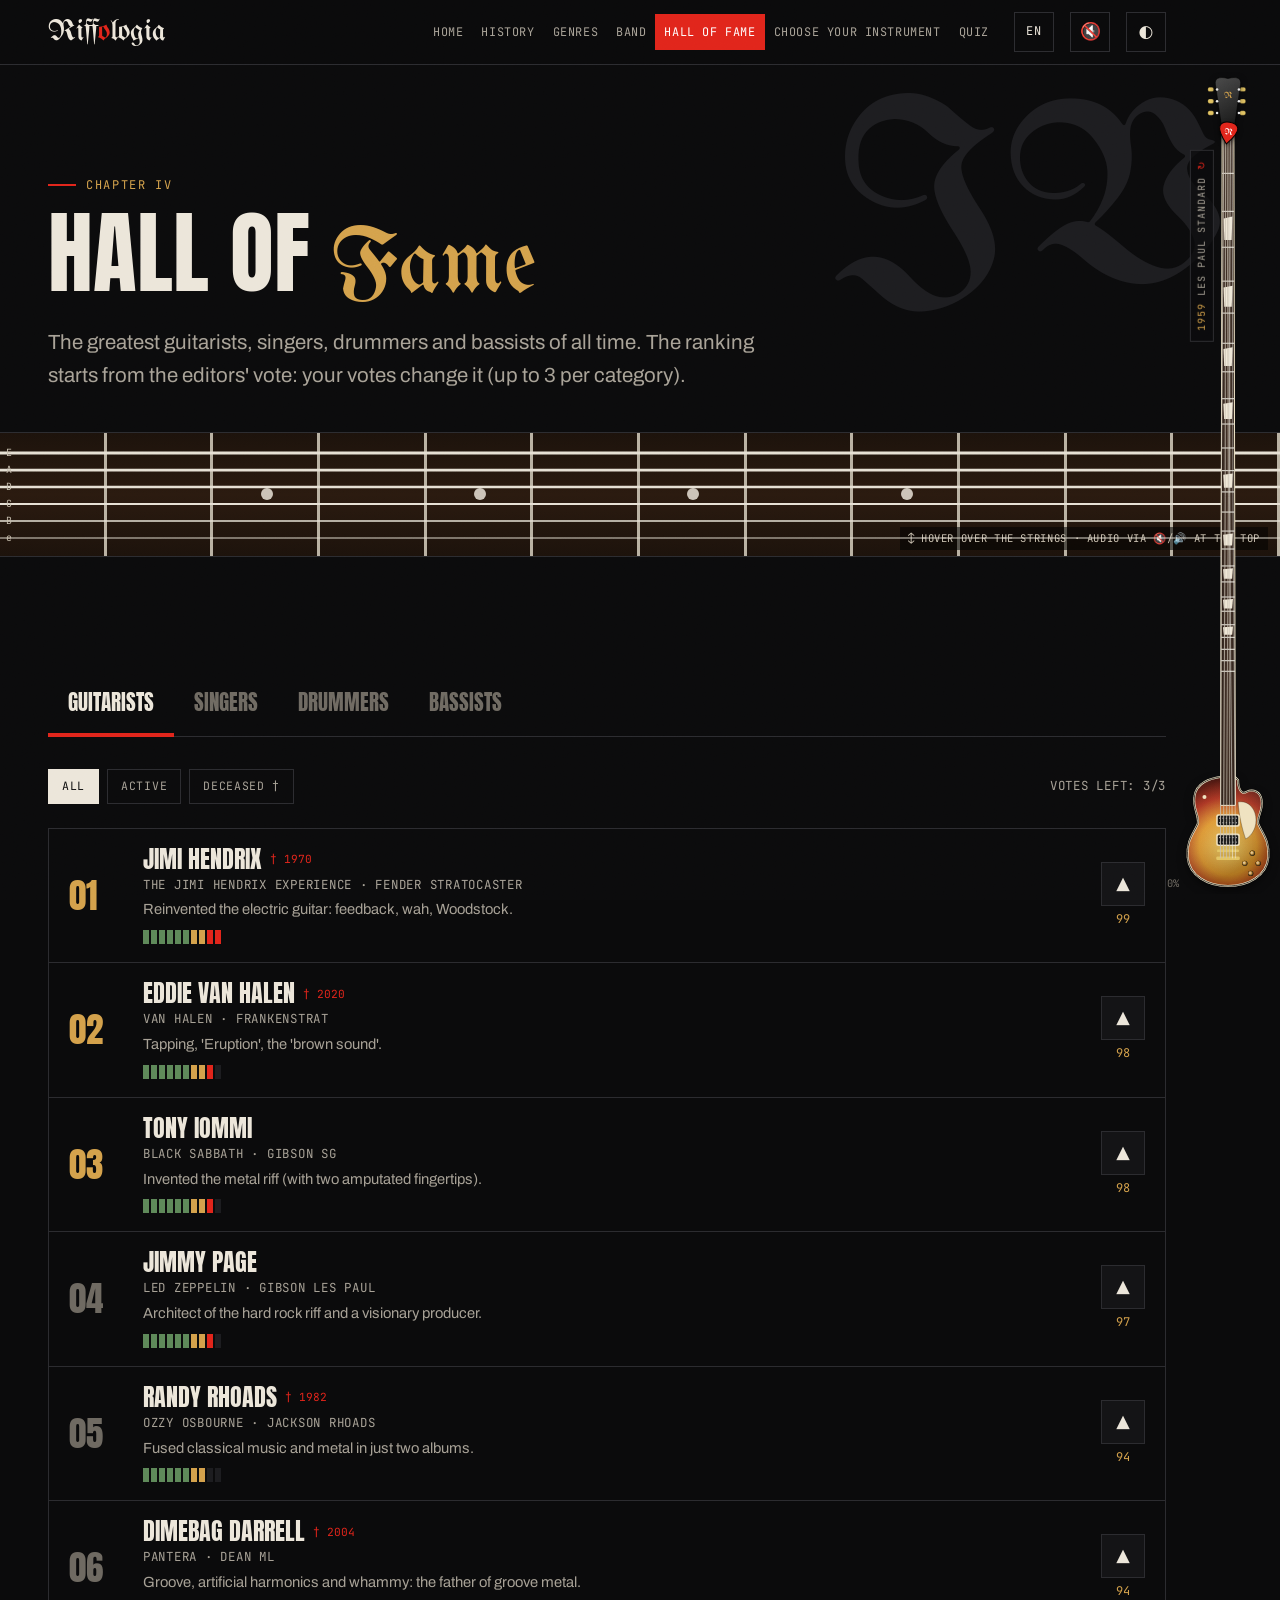
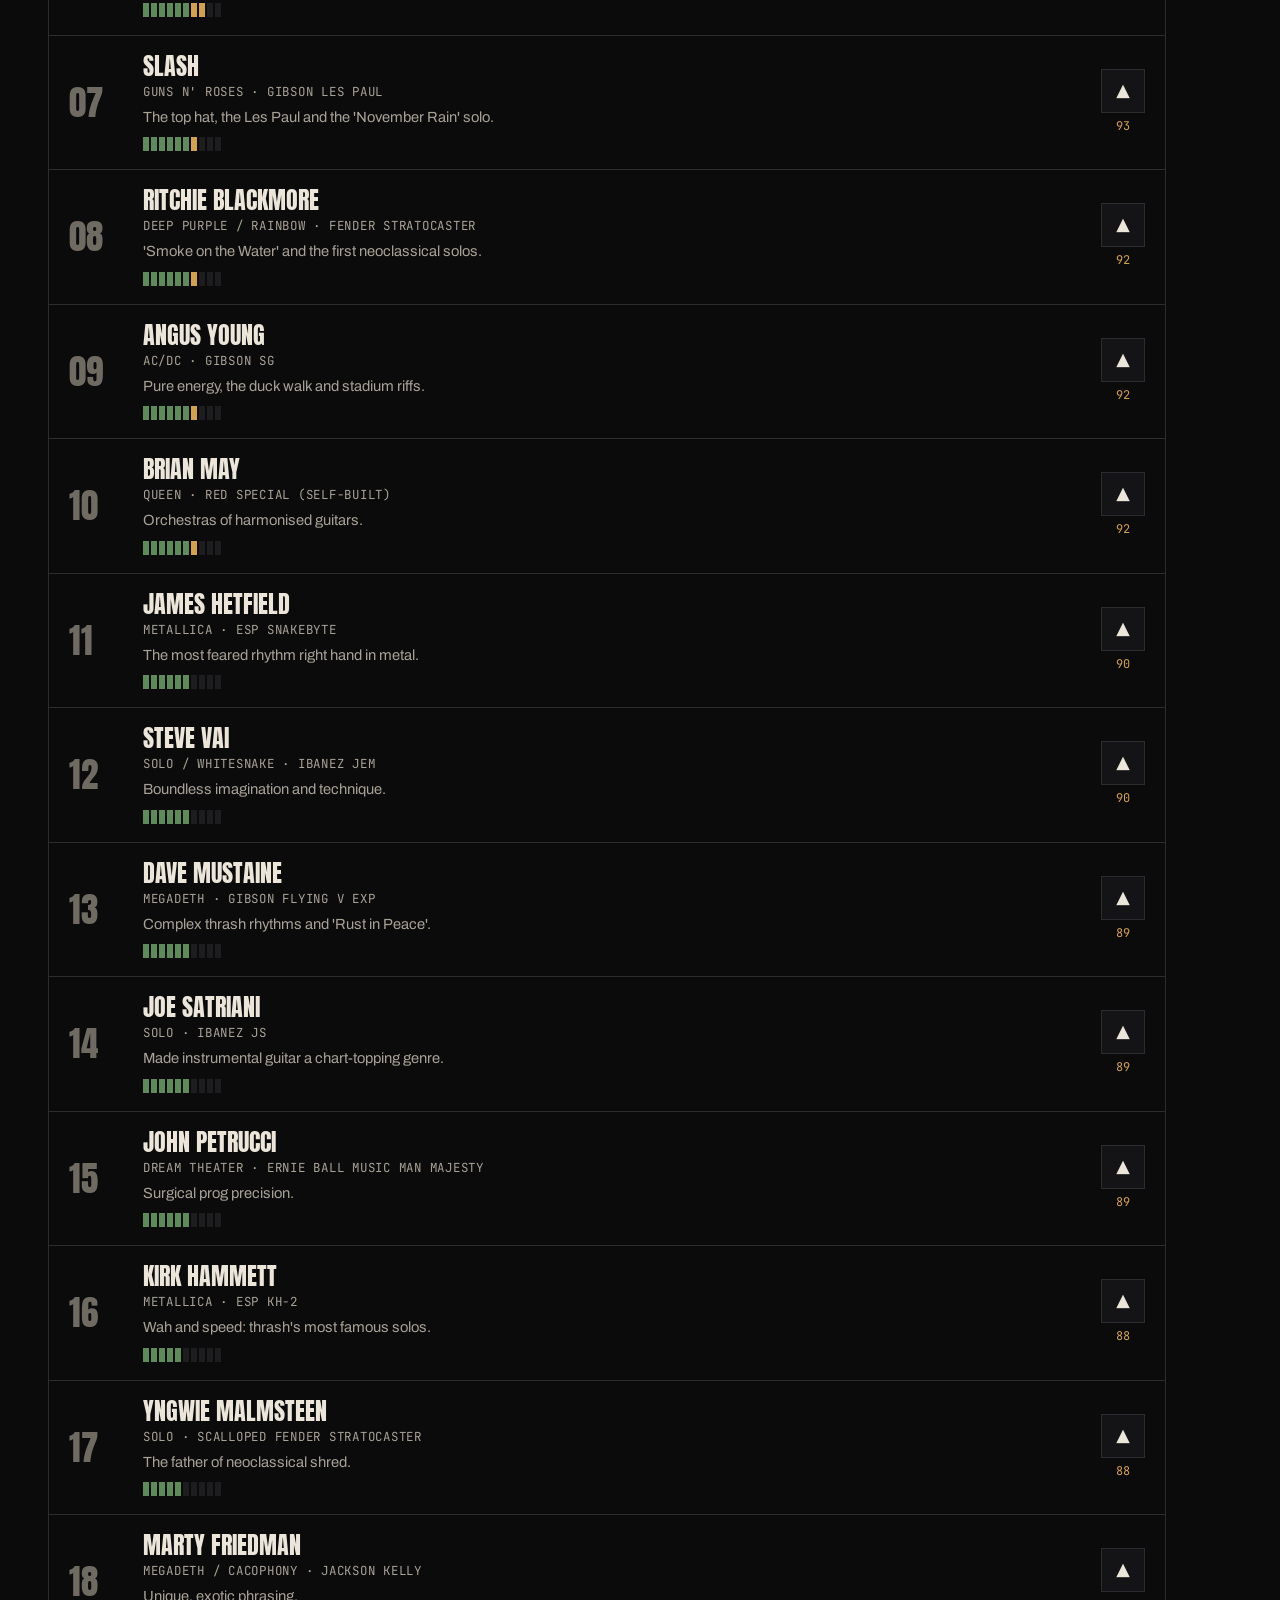
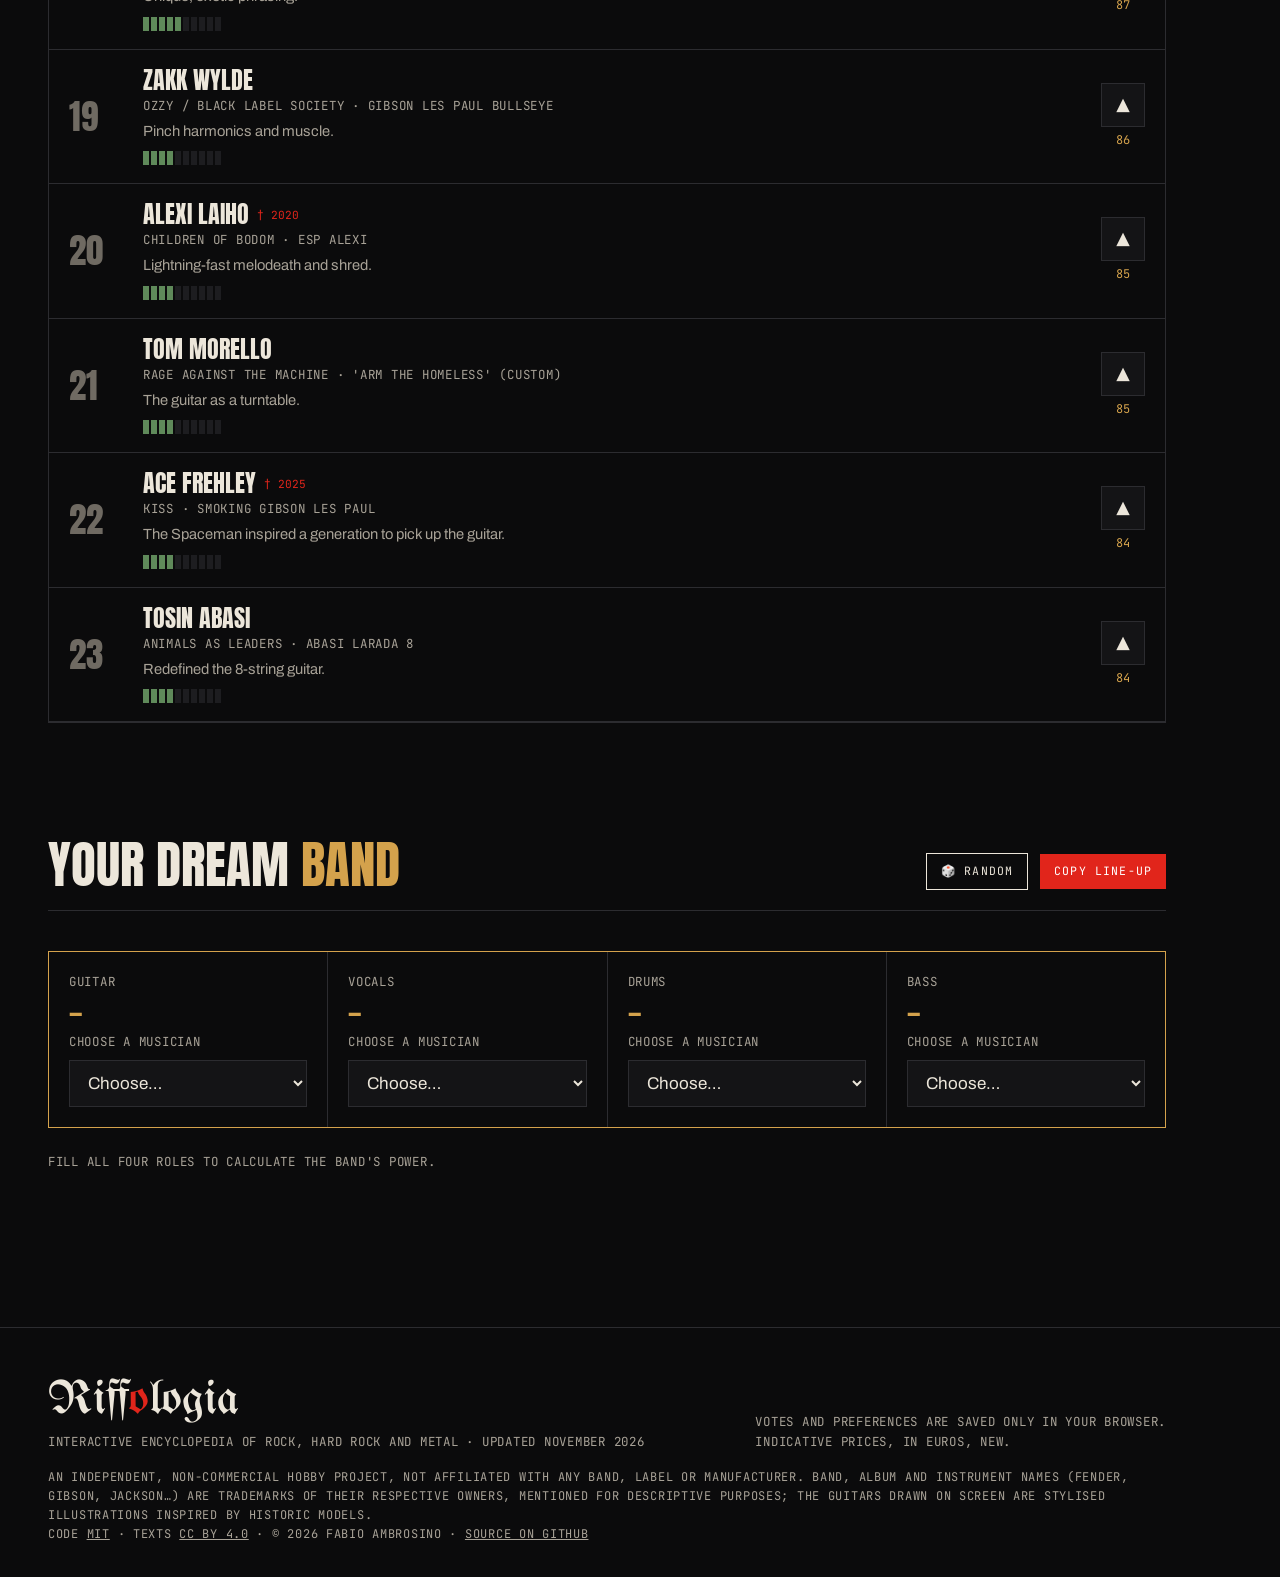
<file: hall-of-fame.html>
<!doctype html>
<html lang="it">
<head>
<meta charset="utf-8"><meta name="viewport" content="width=device-width,initial-scale=1">
<title>Hall of Fame</title>
<link rel="preconnect" href="https://fonts.googleapis.com"><link rel="preconnect" href="https://fonts.gstatic.com" crossorigin>
<link href="https://fonts.googleapis.com/css2?family=Anton&family=Archivo:wght@400;500;700&family=JetBrains+Mono:wght@400;600&family=UnifrakturMaguntia&display=swap" rel="stylesheet">
<link rel="stylesheet" href="css/style.css">
<link rel="stylesheet" href="css/effects.css">
</head>
<body>
<main>
  <header class="page-hero"><div class="wrap">
    <span class="num" aria-hidden="true">IV</span>
    <span class="kicker" style="color:var(--gold)">Capitolo IV</span>
    <h1 class="h1" style="margin:16px 0">Hall of <span class="blk" style="color:var(--gold)">Fame</span></h1>
    <p class="lead">I più grandi chitarristi, cantanti, batteristi e bassisti di sempre. La classifica parte dal voto della redazione: i tuoi voti la cambiano (fino a 3 per categoria).</p>
  </div></header>

  <section><div class="wrap">
    <div class="tabs" id="tabs">
      <button class="on" data-c="chitarristi">Chitarristi</button>
      <button data-c="cantanti">Cantanti</button>
      <button data-c="batteristi">Batteristi</button>
      <button data-c="bassisti">Bassisti</button>
    </div>
    <div class="flex mb" style="justify-content:space-between">
      <div class="chips" id="flt"><button class="chip on" data-f="">Tutti</button><button class="chip" data-f="alive">In attività</button><button class="chip" data-f="rip">Scomparsi †</button></div>
      <span class="mono muted" id="left"></span>
    </div>
    <div id="rank" style="border:1px solid var(--line)"></div>
  </div></section>

  <section style="padding-top:0"><div class="wrap">
    <div class="sec-head"><h2 class="h2">La tua band dei <span class="gold">sogni</span></h2>
      <div class="flex"><button class="btn sm ghost" id="randBand">🎲 Casuale</button><button class="btn sm" id="share">Copia formazione</button></div></div>
    <div class="dream" id="dream"></div>
    <p class="mono muted mt" id="dreamName"></p>
  </div></section>
</main>
<script src="js/i18n.js"></script>
<script src="js/data.js"></script>
<script src="js/bands-extra.js"></script>
<script src="js/main.js"></script>
<script src="js/audio.js"></script>
<script src="js/effects.js"></script>
<script src="js/guitar.js"></script>
<script>
const CATS = {chitarristi:"Chitarra", cantanti:"Voce", batteristi:"Batteria", bassisti:"Basso"};
let cat = "chitarristi", flt = "";
let votes = store.get("votes", {});           // {cat: [names]}
let dream = store.get("dream", {});
const MAXV = 3;

function score(p, c){ return p.s + ((votes[c]||[]).includes(p.n) ? 5 : 0); }
function vu(v){ const n = Math.round((v-75)/2.5); return `<div class="vu" aria-hidden="true">${Array.from({length:10},(_,i)=>`<i class="${i<n?"on"+(i>=8?" r":i>=6?" y":""):""}"></i>`).join("")}</div>`; }

function render(){
  const my = votes[cat] || [];
  $("#left").textContent = `Voti disponibili: ${MAXV - my.length}/${MAXV}`;
  const list = HOF[cat].filter(p => !flt || (flt==="rip" ? p.d : !p.d)).map(p => ({...p, sc:score(p,cat)})).sort((a,b) => b.sc - a.sc);
  $("#rank").innerHTML = list.map((p,i) => `<div class="hof-row rv">
    <span class="hof-rank">${String(i+1).padStart(2,"0")}</span>
    <div><div class="hof-name" translate="no">${esc(p.n)}${p.d?`<span class="rip">† ${p.d}</span>`:""}</div>
      <div class="mono muted" translate="no" style="margin-top:4px">${esc(p.b)} · ${esc(p.gear)}</div>
      <p class="muted" style="font-size:.92rem;margin-top:4px">${esc(p.why)}</p>${vu(p.sc)}</div>
    <div class="vote"><button data-v="${esc(p.n)}" class="${my.includes(p.n)?"voted":""}" aria-pressed="${my.includes(p.n)}" aria-label="Vota ${esc(p.n)}">▲</button><span>${p.sc}</span></div>
  </div>`).join("");
  reveal($("#rank"));
}
$("#rank").onclick = e => {
  const b = e.target.closest("[data-v]"); if(!b) return;
  const n = b.dataset.v, my = votes[cat] || [];
  if(my.includes(n)) votes[cat] = my.filter(x => x !== n);
  else if(my.length >= MAXV){ toast(`Hai già usato i ${MAXV} voti: togline uno`); return; }
  else { votes[cat] = [...my, n]; toast(`🤘 Voto a ${n}`); }
  store.set("votes", votes); render();
};
$("#tabs").onclick = e => { const b = e.target.closest("button"); if(!b) return; $$("#tabs button").forEach(x=>x.classList.remove("on")); b.classList.add("on"); cat = b.dataset.c; render(); };
$("#flt").onclick = e => { const b = e.target.closest("button"); if(!b) return; $$("#flt .chip").forEach(x=>x.classList.remove("on")); b.classList.add("on"); flt = b.dataset.f; render(); };

function renderDream(){
  $("#dream").innerHTML = Object.entries(CATS).map(([c,r]) => {
    const p = HOF[c].find(x => x.n === dream[c]);
    return `<div class="slot"><span class="mono muted">${r}</span><div class="who">${p ? esc(p.n) : "—"}</div>
      <span class="mono muted">${p ? esc(p.b) : "scegli un musicista"}</span>
      <select data-c="${c}" aria-label="${r}"><option value="">Scegli…</option>${HOF[c].map(x => `<option ${x.n===dream[c]?"selected":""}>${esc(x.n)}</option>`).join("")}</select></div>`;
  }).join("");
  const full = Object.keys(CATS).every(c => dream[c]);
  if(full){
    const avg = Math.round(Object.keys(CATS).reduce((s,c) => s + HOF[c].find(x=>x.n===dream[c]).s, 0) / 4);
    const dead = Object.keys(CATS).filter(c => HOF[c].find(x=>x.n===dream[c]).d).length;
    $("#dreamName").innerHTML = `Potenza della band: <b class="gold">${avg}/100</b>${dead ? ` · ${dead} membr${dead>1?"i":"o"} dall'aldilà del rock 👻` : ""}`;
  } else $("#dreamName").textContent = "Completa i quattro ruoli per calcolare la potenza della band.";
}
$("#dream").onchange = e => { const s = e.target.closest("select"); if(!s) return; dream[s.dataset.c] = s.value; store.set("dream", dream); renderDream(); };
$("#randBand").onclick = () => { Object.keys(CATS).forEach(c => dream[c] = HOF[c][Math.floor(Math.random()*HOF[c].length)].n); store.set("dream", dream); renderDream(); };
$("#share").onclick = async () => {
  const txt = I18N.t("La mia band dei sogni (Riffologia):") + " " + Object.entries(CATS).map(([c,r]) => `${I18N.t(r)}: ${dream[c]||"?"}`).join(" · ");
  try{ await navigator.clipboard.writeText(txt); toast("Formazione copiata!"); }catch(e){ prompt(I18N.t("Copia la formazione:"), txt); }
};
render(); renderDream();
</script>
</body>
</html>
</file>
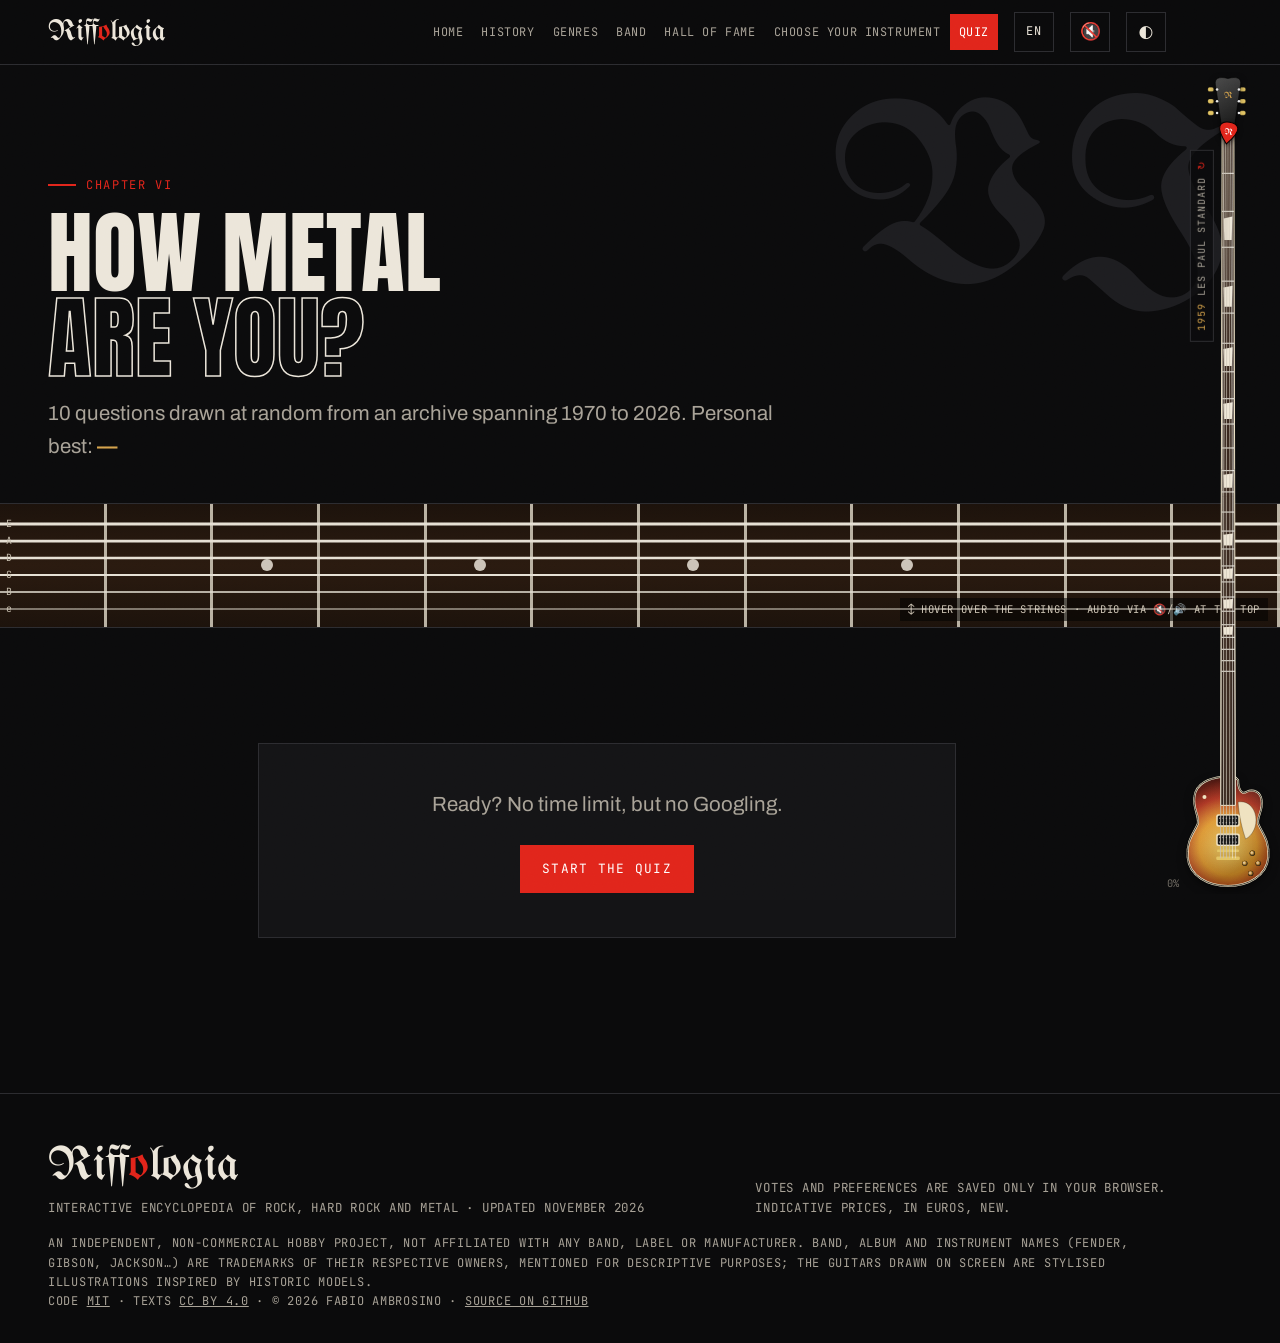
<file: quiz.html>
<!doctype html>
<html lang="it">
<head>
<meta charset="utf-8"><meta name="viewport" content="width=device-width,initial-scale=1">
<title>Quiz Metal</title>
<link rel="preconnect" href="https://fonts.googleapis.com"><link rel="preconnect" href="https://fonts.gstatic.com" crossorigin>
<link href="https://fonts.googleapis.com/css2?family=Anton&family=Archivo:wght@400;500;700&family=JetBrains+Mono:wght@400;600&family=UnifrakturMaguntia&display=swap" rel="stylesheet">
<link rel="stylesheet" href="css/style.css">
<link rel="stylesheet" href="css/effects.css">
</head>
<body>
<main>
  <header class="page-hero"><div class="wrap">
    <span class="num" aria-hidden="true">VI</span>
    <span class="kicker">Capitolo VI</span>
    <h1 class="h1" style="margin:16px 0">Quanto sei<br><span class="outline">metallaro?</span></h1>
    <p class="lead">10 domande estratte a caso da un archivio che va dal 1970 al 2026. Record personale: <b class="gold" id="best">—</b></p>
  </div></header>
  <section><div class="wrap" style="max-width:860px">
    <div class="wizard" id="quiz"></div>
  </div></section>
</main>
<script src="js/i18n.js"></script>
<script src="js/data.js"></script>
<script src="js/bands-extra.js"></script>
<script src="js/main.js"></script>
<script src="js/audio.js"></script>
<script src="js/effects.js"></script>
<script src="js/guitar.js"></script>
<script>
const N = 10;
let qs = [], i = 0, pts = 0;
const RANKS = [[0,"Poser","Torna ad ascoltare i Black Sabbath dall'inizio."],[4,"Headbanger","Buona base: ora approfondisci i sottogeneri."],[7,"Metal Head","Sai il fatto tuo. Il pogo ti aspetta."],[10,"Metal God","Rob Halford ti cede il trono."]];
function best(){ const b = store.get("quizBest", null); $("#best").textContent = b === null ? "—" : `${b}/${N}`; }
function start(){ qs = [...TRIVIA].sort(() => Math.random() - .5).slice(0, N); i = 0; pts = 0; q(); }
function q(){
  if(i >= N) return end();
  const x = qs[i];
  $("#quiz").innerHTML = `<div class="wiz-top"><span class="mono">Domanda ${i+1}/${N}</span><span class="mono gold">Punti: ${pts}</span></div>
    <div class="wiz-bar"><i style="width:${i/N*100}%"></i></div>
    <div class="wiz-body"><h2 class="wiz-q">${esc(x.q)}</h2><div class="quiz-ans">${x.a.map((a,k) => `<button data-k="${k}">${String.fromCharCode(65+k)}. ${esc(a)}</button>`).join("")}</div><div id="next"></div></div>`;
}
function end(){
  const r = [...RANKS].reverse().find(([m]) => pts >= m);
  const b = store.get("quizBest", 0); if(pts > b) store.set("quizBest", pts); best();
  $("#quiz").innerHTML = `<div class="wiz-body" style="text-align:center"><span class="kicker">Risultato</span>
    <div class="h-mega" style="margin:16px 0">${pts}<span class="outline">/${N}</span></div>
    <h2 class="h2 red">${r[1]}</h2><p class="lead" style="margin:12px auto 28px">${r[2]}</p>
    <button class="btn" id="again">Rigioca 🤘</button></div>`;
}
$("#quiz").onclick = e => {
  if(e.target.closest("#again") || e.target.closest("#start")) return start();
  if(e.target.closest("#go")){ i++; return q(); }
  const b = e.target.closest("[data-k]"); if(!b || b.disabled) return;
  const x = qs[i], k = +b.dataset.k;
  $$("#quiz [data-k]").forEach((el,j) => { el.disabled = true; if(j === x.c) el.classList.add("right"); });
  if(k === x.c) pts++; else b.classList.add("wrong");
  $("#next").innerHTML = `<button class="btn mt" id="go">${i+1 < N ? "Prossima →" : "Vedi risultato"}</button>`;
  $("#go").focus();
};
$("#quiz").innerHTML = `<div class="wiz-body" style="text-align:center"><p class="lead" style="margin:0 auto 24px">Pronto? Nessun limite di tempo, ma niente Google.</p><button class="btn" id="start">Inizia il quiz</button></div>`;
best();
</script>
</body>
</html>
</file>
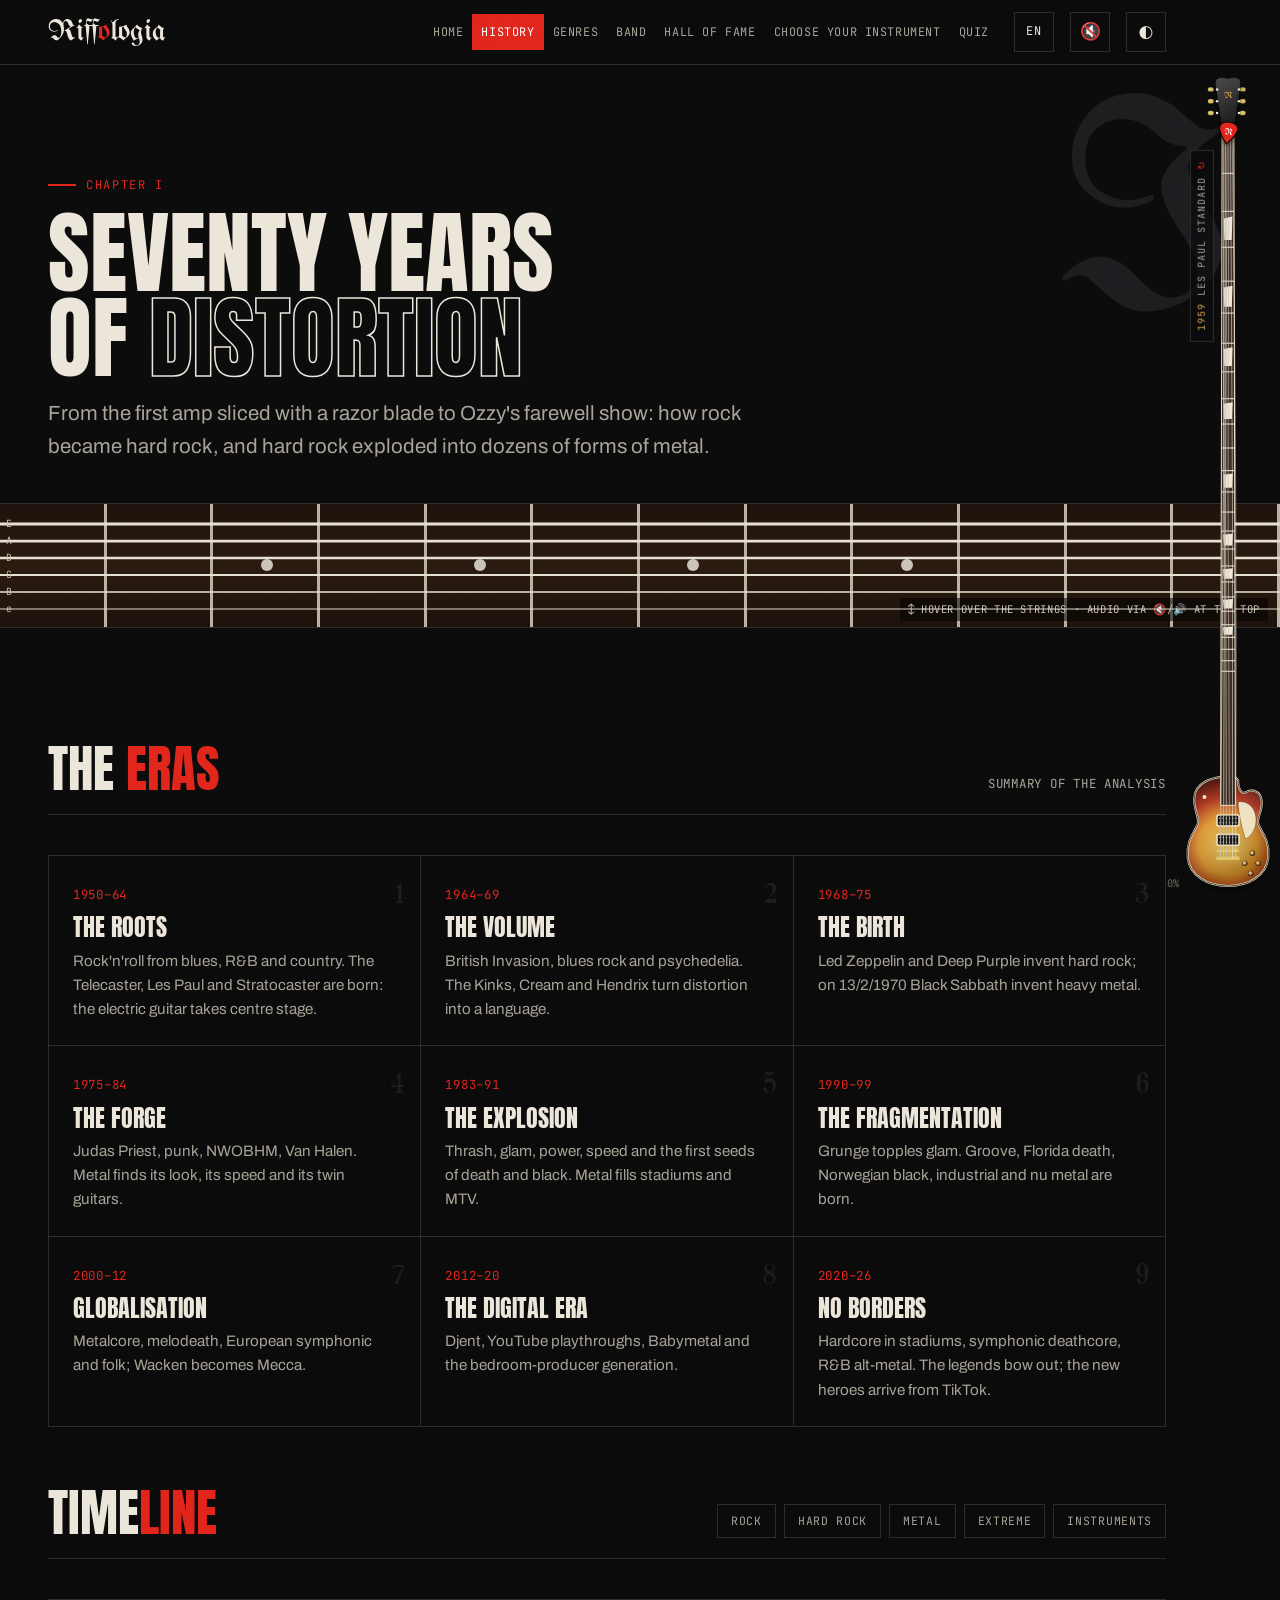
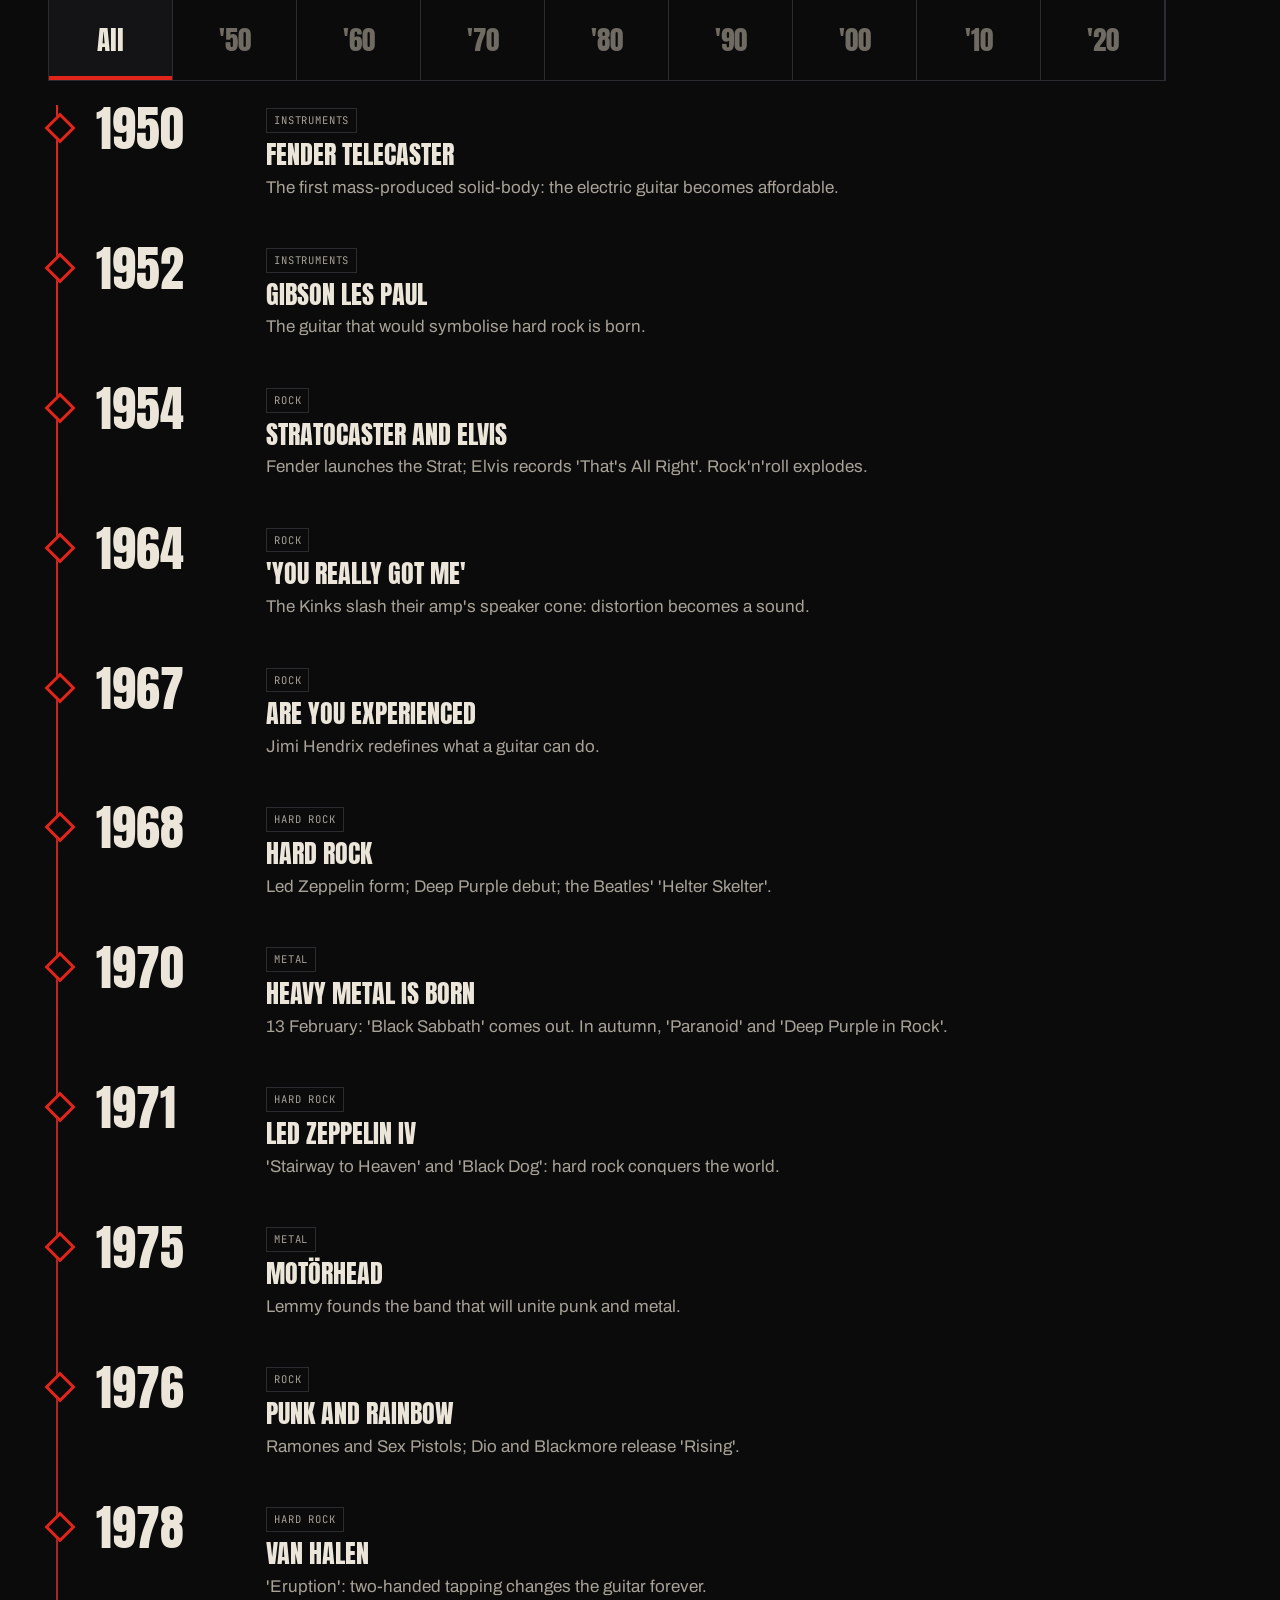
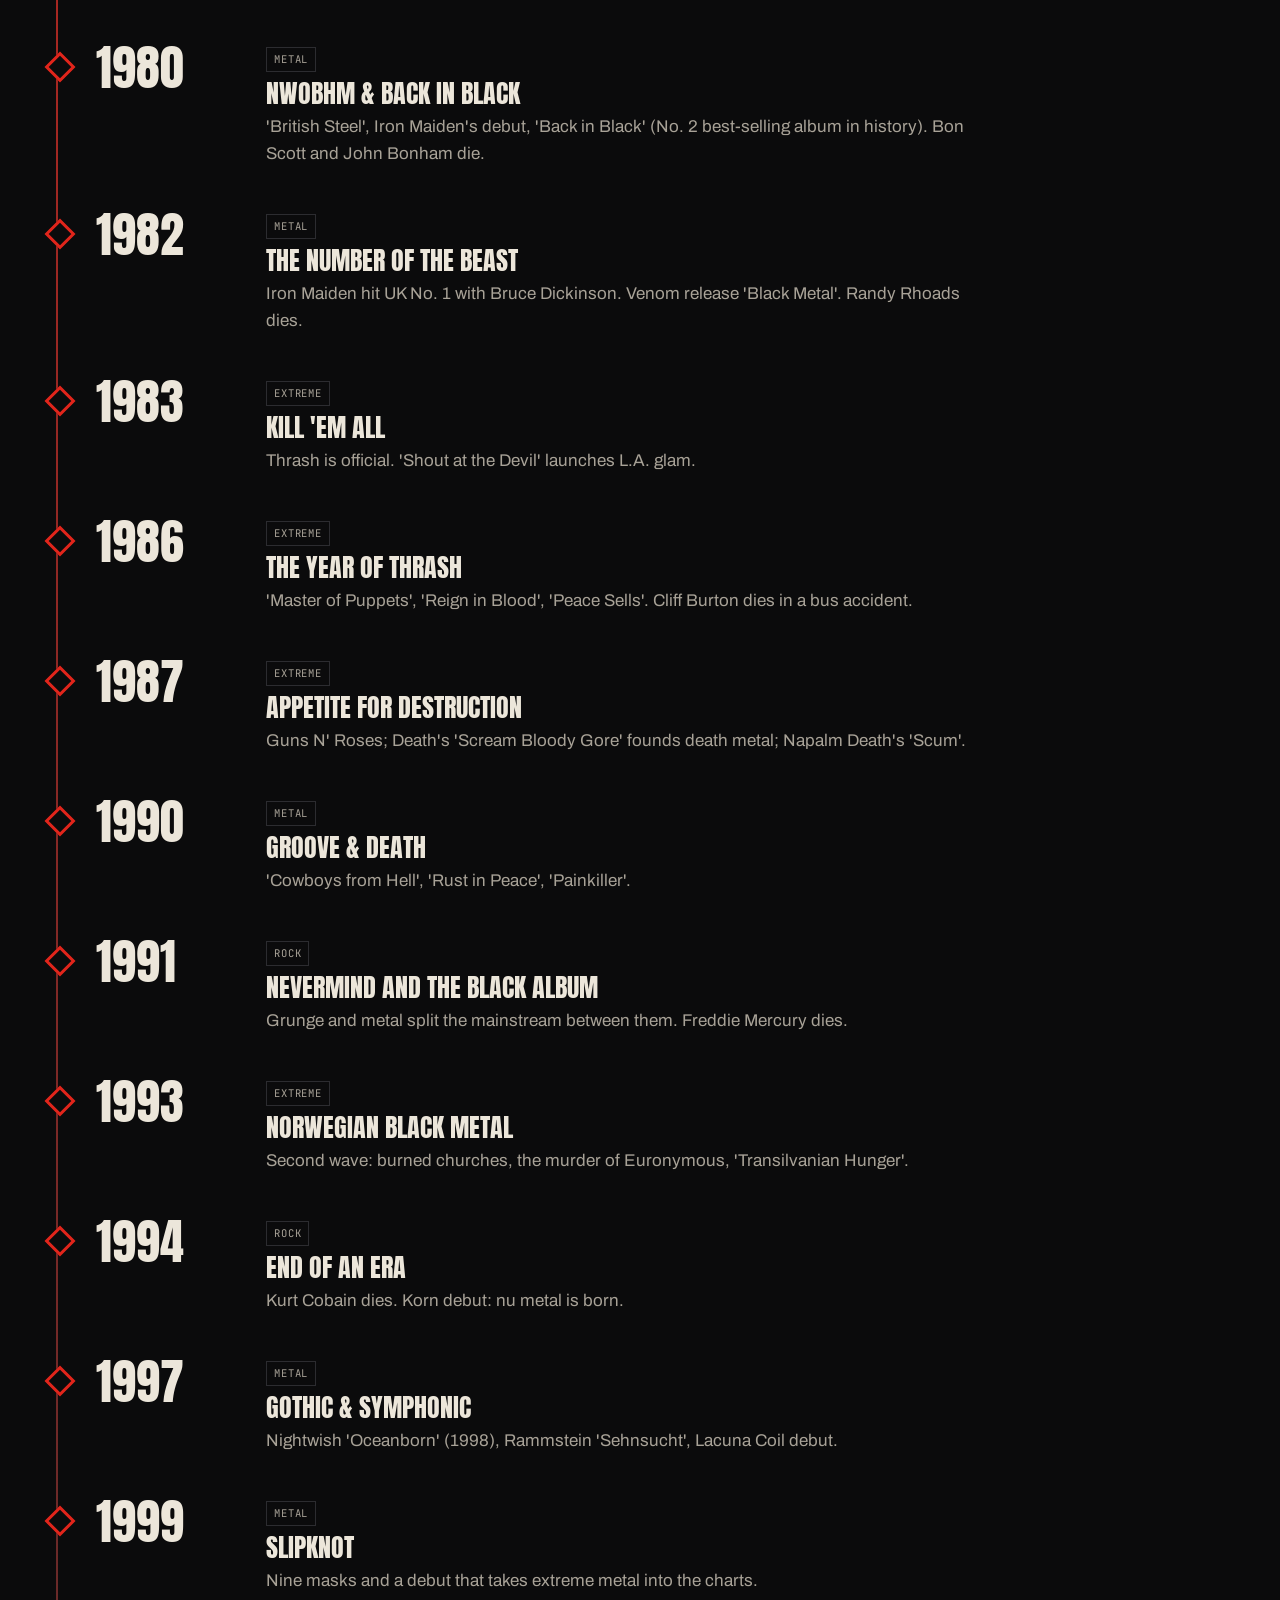
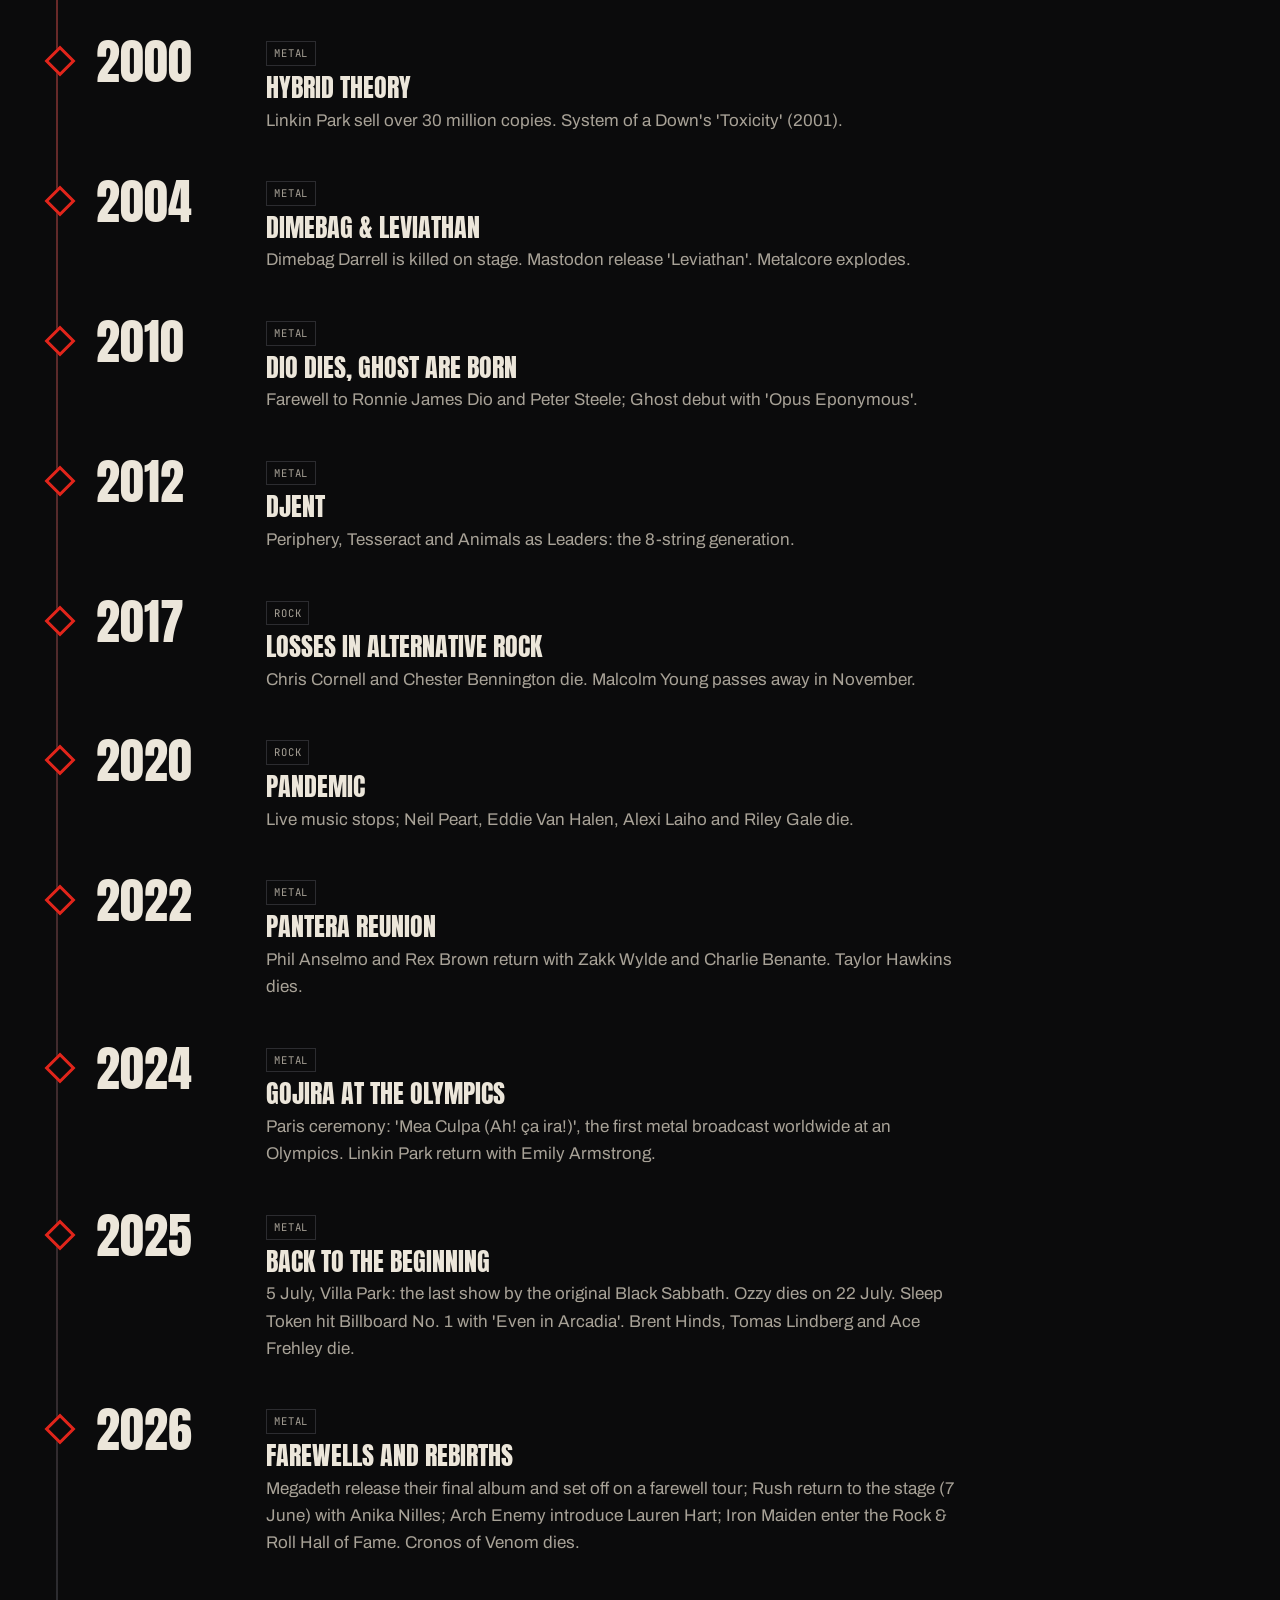
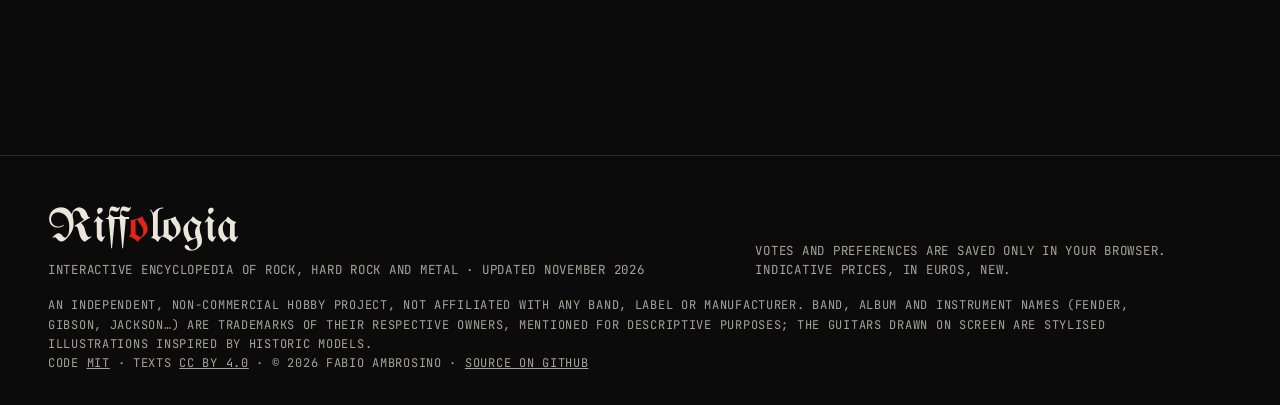
<file: storia.html>
<!doctype html>
<html lang="it">
<head>
<meta charset="utf-8"><meta name="viewport" content="width=device-width,initial-scale=1">
<title>Storia del Rock</title>
<link rel="preconnect" href="https://fonts.googleapis.com"><link rel="preconnect" href="https://fonts.gstatic.com" crossorigin>
<link href="https://fonts.googleapis.com/css2?family=Anton&family=Archivo:wght@400;500;700&family=JetBrains+Mono:wght@400;600&family=UnifrakturMaguntia&display=swap" rel="stylesheet">
<link rel="stylesheet" href="css/style.css">
<link rel="stylesheet" href="css/effects.css">
</head>
<body>
<main>
  <header class="page-hero"><div class="wrap">
    <span class="num" aria-hidden="true">I</span>
    <span class="kicker">Capitolo I</span>
    <h1 class="h1" style="margin:16px 0">Settant'anni<br>di <span class="outline">distorsione</span></h1>
    <p class="lead">Dal primo amplificatore tagliato col rasoio al concerto d'addio di Ozzy: come il rock è diventato hard rock, e l'hard rock è esploso in decine di forme di metal.</p>
  </div></header>

  <section style="padding-bottom:40px"><div class="wrap">
    <div class="sec-head"><h2 class="h2">Le <span class="red">ere</span></h2><span class="mono muted">sintesi dell'analisi</span></div>
    <div class="grid g3" id="eras"></div>
  </div></section>

  <section style="padding-top:20px"><div class="wrap">
    <div class="sec-head"><h2 class="h2">Linea del <span class="red">tempo</span></h2>
      <div class="chips" id="tags"></div></div>
    <div class="decades mb" id="decades"></div>
    <div class="tl" id="tl"></div>
  </div></section>
</main>
<script src="js/i18n.js"></script>
<script src="js/data.js"></script>
<script src="js/bands-extra.js"></script>
<script src="js/main.js"></script>
<script src="js/audio.js"></script>
<script src="js/effects.js"></script>
<script src="js/guitar.js"></script>
<script>
const ERAS = [
  ["1950–64","Le radici","Rock'n'roll da blues, R&B e country. Nascono Telecaster, Les Paul e Stratocaster: la chitarra elettrica diventa protagonista."],
  ["1964–69","Il volume","British Invasion, blues rock e psichedelia. Kinks, Cream e Hendrix trasformano la distorsione in un linguaggio."],
  ["1968–75","La nascita","Led Zeppelin e Deep Purple inventano l'hard rock; il 13/2/1970 i Black Sabbath inventano l'heavy metal."],
  ["1975–84","La forgia","Judas Priest, punk, NWOBHM, Van Halen. Il metal trova look, velocità e chitarre gemelle."],
  ["1983–91","L'esplosione","Thrash, glam, power, speed e i primi semi di death e black. Il metal riempie gli stadi e MTV."],
  ["1990–99","La frammentazione","Il grunge abbatte il glam. Nascono groove, death floridiano, black norvegese, industrial e nu metal."],
  ["2000–12","La globalizzazione","Metalcore, melodeath, symphonic e folk europei; Wacken diventa la Mecca."],
  ["2012–20","L'era digitale","Djent, YouTube playthrough, Babymetal e la generazione bedroom producer."],
  ["2020–26","Senza confini","Hardcore negli stadi, deathcore sinfonico, alt-metal R&B. Le leggende salutano; i nuovi eroi arrivano da TikTok."]
];
$("#eras").innerHTML = ERAS.map(([y,t,d],i) => `<article class="card rv"><span class="mono red">${y}</span><h3 class="h3" style="margin:8px 0">${t}</h3><p>${d}</p><span class="corner blk" style="font-size:1.8rem;color:var(--bg3)">${i+1}</span></article>`).join("");

const decs = [...new Set(TIMELINE.map(e => Math.floor(e.y/10)*10))];
let dec = null, tag = null;
const TAGS = {rock:"Rock", hard:"Hard rock", metal:"Metal", estremo:"Estremo", strumenti:"Strumenti"};
$("#decades").innerHTML = `<button class="on" data-d="">Tutto</button>` + decs.map(d => `<button data-d="${d}">'${String(d).slice(2)}</button>`).join("");
$("#tags").innerHTML = Object.entries(TAGS).map(([k,v]) => `<button class="chip" data-t="${k}">${v}</button>`).join("");

function render(){
  const list = TIMELINE.filter(e => (!dec || Math.floor(e.y/10)*10 === dec) && (!tag || e.tag === tag));
  $("#tl").innerHTML = list.length ? list.map(e => `<div class="tl-item rv"><div class="tl-year">${e.y}</div><div><span class="tag">${TAGS[e.tag]}</span><h3 style="margin-top:8px">${esc(e.t)}</h3><p>${esc(e.d)}</p></div></div>`).join("")
    : `<p class="empty">Nessun evento per questo filtro.</p>`;
  reveal($("#tl"));
}
$("#decades").onclick = e => { const b = e.target.closest("button"); if(!b) return; $$("#decades button").forEach(x=>x.classList.remove("on")); b.classList.add("on"); dec = b.dataset.d ? +b.dataset.d : null; render(); };
$("#tags").onclick = e => { const b = e.target.closest("button"); if(!b) return; const on = !b.classList.contains("on"); $$("#tags .chip").forEach(x=>x.classList.remove("on")); if(on){ b.classList.add("on"); tag = b.dataset.t; } else tag = null; render(); };
render();
</script>
</body>
</html>
</file>
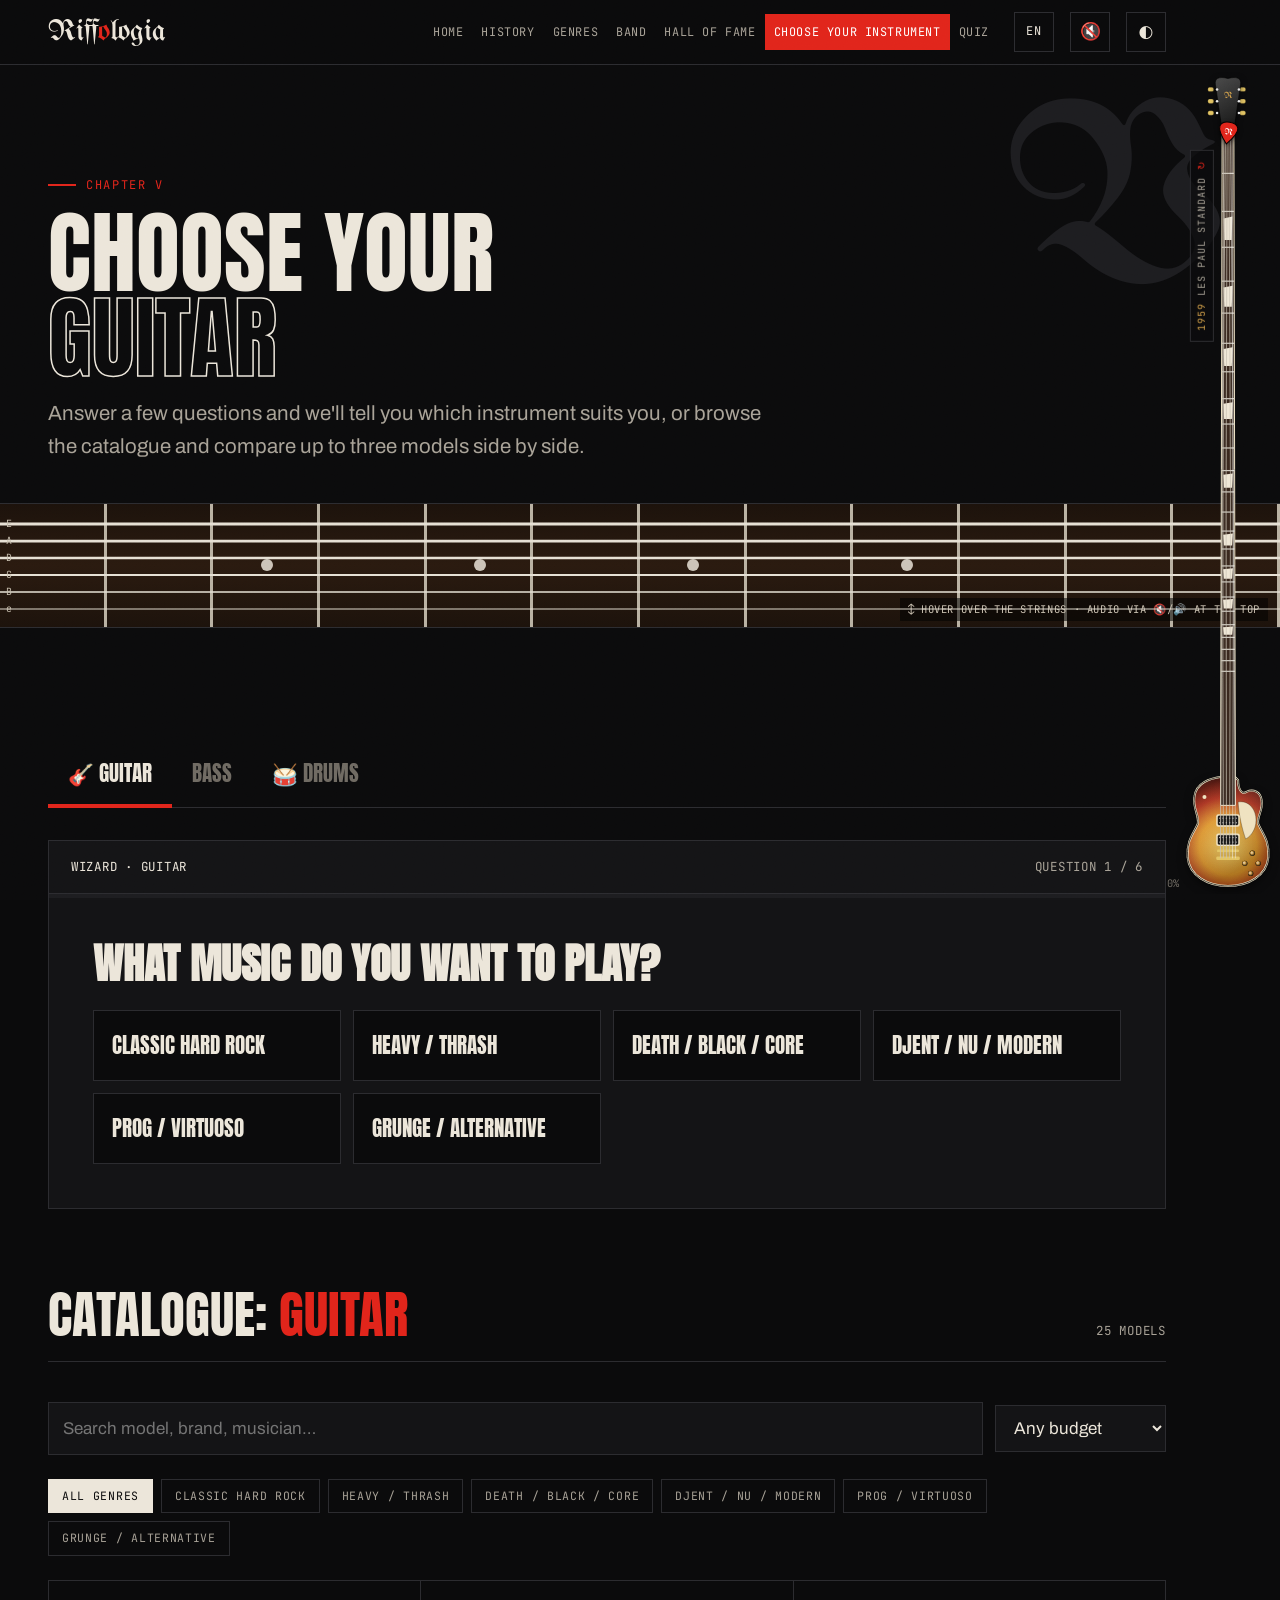
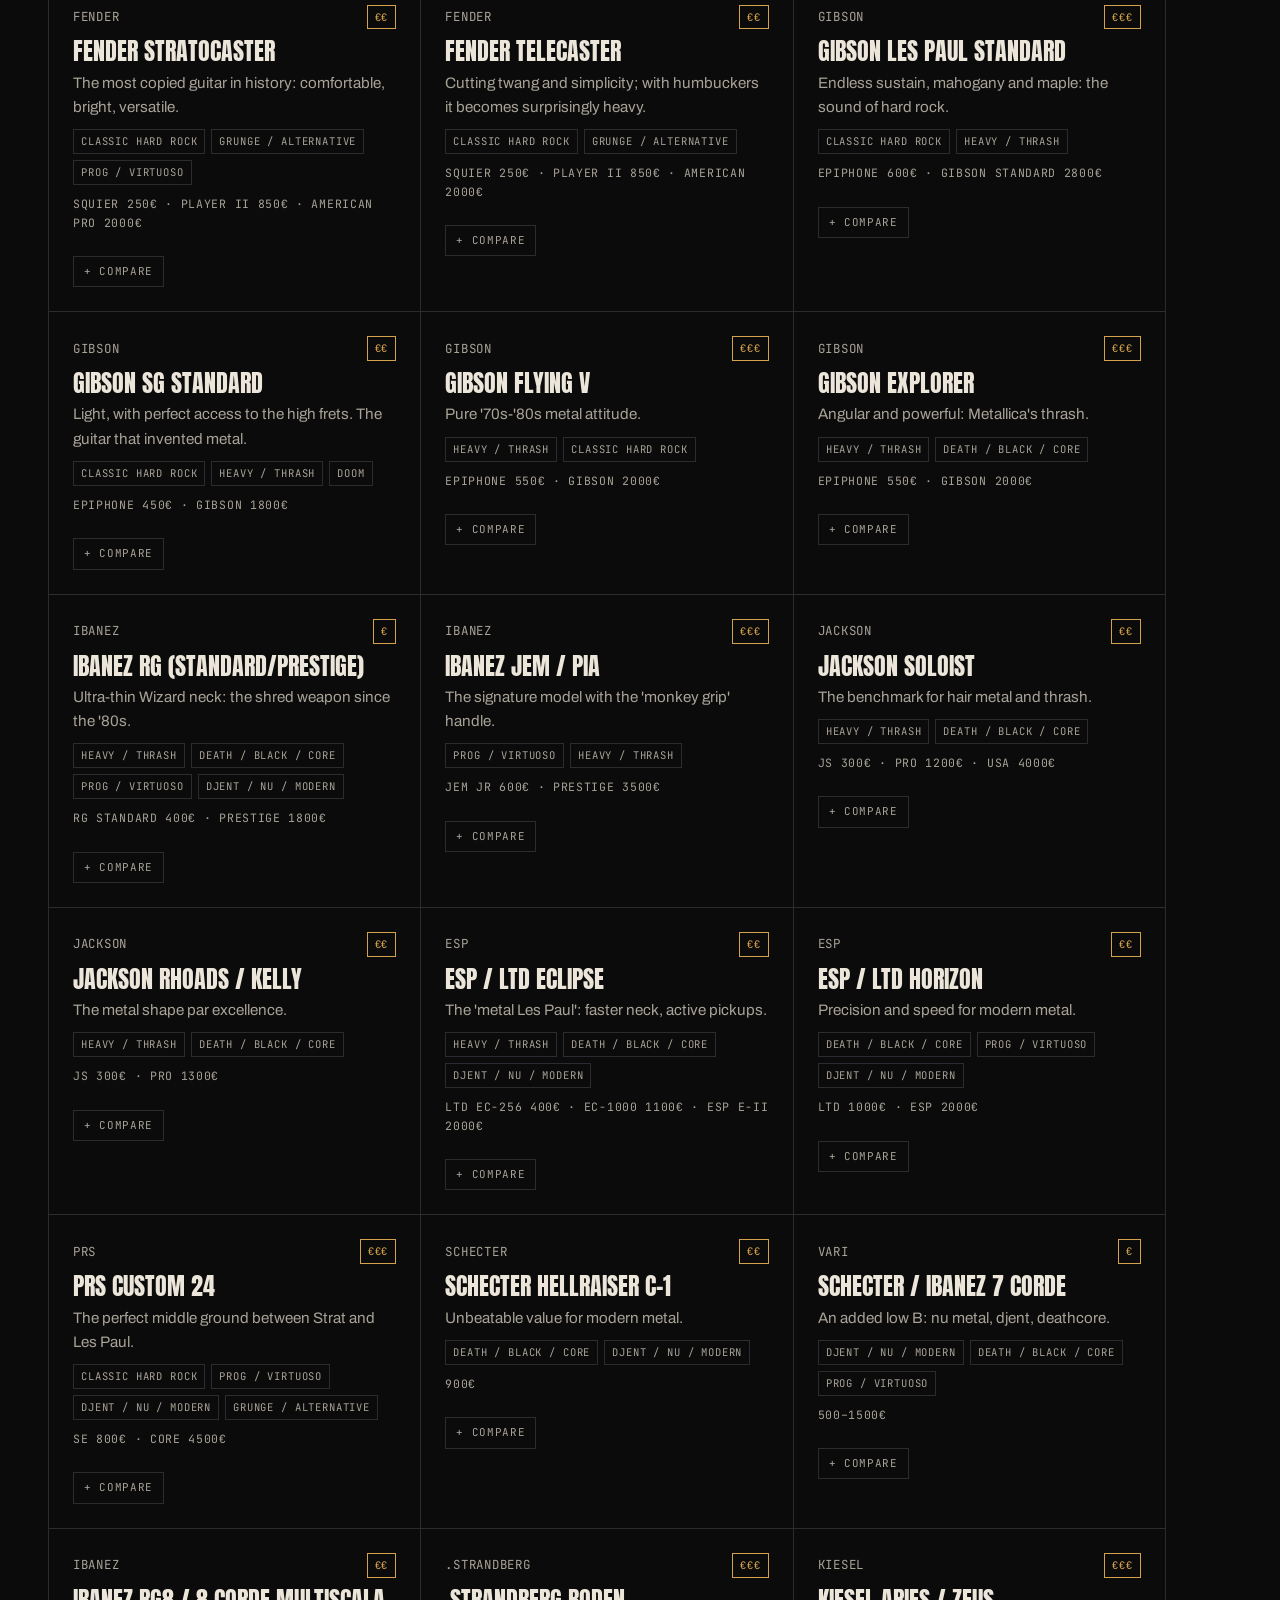
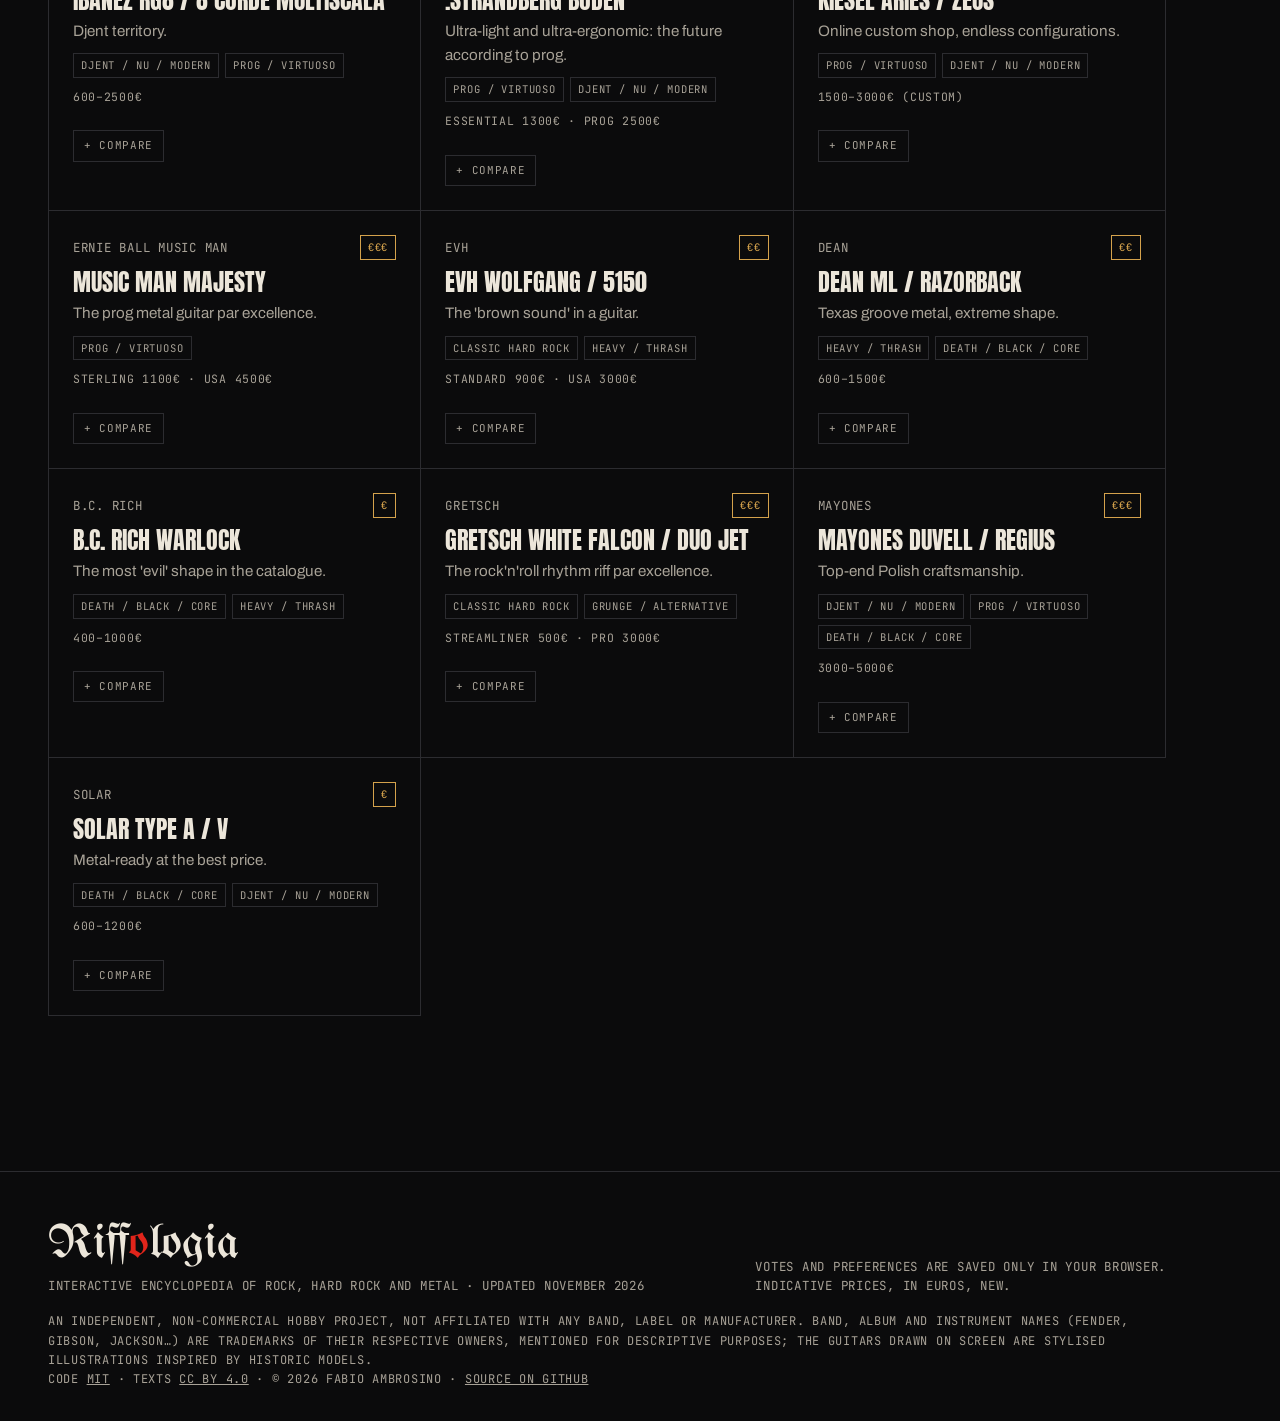
<file: strumenti.html>
<!doctype html>
<html lang="it">
<head>
<meta charset="utf-8"><meta name="viewport" content="width=device-width,initial-scale=1">
<title>Scegli lo Strumento</title>
<link rel="preconnect" href="https://fonts.googleapis.com"><link rel="preconnect" href="https://fonts.gstatic.com" crossorigin>
<link href="https://fonts.googleapis.com/css2?family=Anton&family=Archivo:wght@400;500;700&family=JetBrains+Mono:wght@400;600&family=UnifrakturMaguntia&display=swap" rel="stylesheet">
<link rel="stylesheet" href="css/style.css">
<link rel="stylesheet" href="css/effects.css">
</head>
<body>
<main>
  <header class="page-hero"><div class="wrap">
    <span class="num" aria-hidden="true">V</span>
    <span class="kicker">Capitolo V</span>
    <h1 class="h1" style="margin:16px 0">Scegli la tua<br><span class="outline" id="heroWord">chitarra</span></h1>
    <p class="lead">Rispondi a poche domande e ti diciamo quale strumento fa per te, oppure sfoglia il catalogo e confronta fino a tre modelli fianco a fianco.</p>
  </div></header>

  <section><div class="wrap">
    <div class="tabs" id="inst">
      <button class="on" data-i="guitar">🎸 Chitarra</button>
      <button data-i="bass">Basso</button>
      <button data-i="drums">🥁 Batteria</button>
    </div>

    <div class="wizard" id="wiz"></div>

    <div class="sec-head mt" style="margin-top:80px"><h2 class="h2">Catalogo <span class="red" id="catName"></span></h2><span class="mono muted" id="catN"></span></div>
    <div class="flex mb">
      <input type="search" id="q" placeholder="Cerca modello, marca, musicista…" style="flex:1;min-width:220px" aria-label="Cerca strumento">
      <select id="tier" style="width:auto" aria-label="Budget"><option value="">Ogni budget</option><option value="1">€ · fino a 600</option><option value="2">€€ · 600–1500</option><option value="3">€€€ · oltre 1500</option></select>
    </div>
    <div class="chips mb" id="gen"></div>
    <div class="grid g3" id="cat"></div>
  </div></section>
</main>

<div class="tray" id="tray"><span class="mono" id="trayTxt"></span><button class="btn sm" id="cmpGo">Confronta</button><button class="btn sm ghost" id="cmpClr" style="color:var(--bg);border-color:var(--bg)">Svuota</button></div>
<div class="modal" id="modal" role="dialog" aria-modal="true"><div class="box" style="max-width:1100px"><button class="icon-btn close" id="mClose" aria-label="Chiudi">✕</button><div id="mBody"></div></div></div>

<script src="js/i18n.js"></script>
<script src="js/data.js"></script>
<script src="js/bands-extra.js"></script>
<script src="js/main.js"></script>
<script src="js/audio.js"></script>
<script src="js/effects.js"></script>
<script src="js/guitar.js"></script>
<script>
const DB = { guitar:GUITARS, bass:BASSES, drums:DRUMS };
const NAME = { guitar:"chitarra", bass:"basso", drums:"batteria" };
const GEN = { classic:"Hard rock classico", heavy:"Heavy / thrash", extreme:"Death / black / core", modern:"Djent / nu / moderno", prog:"Prog / virtuoso", alt:"Grunge / alternative" };
const TIER = {1:"€", 2:"€€", 3:"€€€"};
let inst = "guitar", step = 0, ans = {}, gen = null, cmp = [];

function questions(){
  const q = [
    { k:"gen", q:"Che musica vuoi suonare?", o:Object.entries(GEN).map(([v,l]) => [v,l,""]) },
    { k:"sound", q:"Che suono cerchi?", o:[["warm","Caldo e pieno","Sustain, medie corpose, vintage"],["bright","Brillante","Definizione, attacco, chiarezza"],["aggressive","Aggressivo","Tanto gain, basse strette, precisione"],["versatile","Versatile","Un po' di tutto"]] },
    { k:"tier", q:"Quanto vuoi spendere?", o:[["1","Fino a 600 €","Per iniziare o come muletto"],["2","600 – 1500 €","Il punto ideale qualità/prezzo"],["3","Oltre 1500 €","Strumento per la vita"]] },
    { k:"level", q:"Il tuo livello?", o:[["beginner","Principiante","Ho appena iniziato"],["intermediate","Intermedio","Suono in una band"],["pro","Avanzato","Live, studio, insegnamento"]] }
  ];
  if(inst === "guitar") q.push({ k:"strings", q:"Quante corde?", o:[["6","6 corde","Lo standard di sempre"],["7","7 o 8 corde","Nu metal, djent, deathcore"],["any","Non lo so","Decidete voi"]] });
  if(inst === "bass") q.push({ k:"strings", q:"Quante corde?", o:[["4","4 corde","Classico e immediato"],["5","5 corde","Si basso per il metal moderno"],["any","Non lo so","Decidete voi"]] });
  q.push({ k:"look", q:"Che look ti rappresenta?", o: inst==="drums"
    ? [["classic","Vintage","Finiture classiche, legno, sparkle"],["modern","Moderno","Hardware massiccio, finiture nere"]]
    : [["classic","Classico","Forme senza tempo"],["pointy","Spigoloso","V, Explorer, Warlock: pura attitudine"],["modern","Moderno","Superstrat, headless, ergonomia"]] });
  return q;
}

function scoreOf(x){
  let s = 0, max = 0;
  max += 35; if(x.gen.includes(ans.gen)) s += 35;
  max += 20; if(x.sound === ans.sound) s += 20; else if(x.sound === "versatile" || ans.sound === "versatile") s += 10;
  max += 20; const t = +ans.tier; if(x.tier === t) s += 20; else if(x.tier < t) s += 12; else s -= 10;
  max += 15; if(x.level.includes(ans.level)) s += 15;
  max += 10; if(x.look === ans.look) s += 10;
  if(ans.strings && ans.strings !== "any" && x.strings){ max += 15; if(inst==="guitar" ? (ans.strings==="6" ? x.strings===6 : x.strings>=7) : (ans.strings==="4" ? x.strings===4 : x.strings>=5)) s += 15; }
  return Math.max(0, Math.round(s / max * 100));
}

function renderWiz(){
  const Q = questions();
  if(step >= Q.length) return renderResult();
  const q = Q[step];
  $("#wiz").innerHTML = `<div class="wiz-top"><span class="mono">Wizard · ${NAME[inst]}</span><span class="mono muted">Domanda ${step+1} / ${Q.length}</span></div>
    <div class="wiz-bar"><i style="width:${step/Q.length*100}%"></i></div>
    <div class="wiz-body"><h2 class="wiz-q">${q.q}</h2>
      <div class="opts">${q.o.map(([v,l,d]) => `<button class="opt" data-k="${q.k}" data-v="${v}"><b>${l}</b>${d?`<span>${d}</span>`:""}</button>`).join("")}</div>
      ${step ? `<button class="btn sm ghost mt" id="back">← Indietro</button>` : ""}</div>`;
}
function renderResult(){
  const all = DB[inst].map(x => ({...x, sc:scoreOf(x)})).sort((a,b) => b.sc - a.sc);
  let picks;
  if(inst === "drums"){
    picks = ["Kit","Elettronica","Piatti","Pedale"].map(k => all.find(x => x.kind === k)).filter(Boolean);
    if(!["heavy","extreme","modern"].includes(ans.gen)) picks = picks.filter(x => x.kind !== "Pedale");
    const kit = all.find(x => x.kind==="Kit"), el = all.find(x => x.kind==="Elettronica");
    picks = picks.filter(x => x.kind !== (kit.sc >= el.sc ? "Elettronica" : "Kit"));
  } else picks = all.slice(0,3);
  store.set("wiz_"+inst, ans);
  $("#wiz").innerHTML = `<div class="wiz-top"><span class="mono">Il tuo risultato · ${NAME[inst]}</span><button class="btn sm ghost" id="again">Rifai il test</button></div>
    <div class="wiz-bar"><i style="width:100%"></i></div>
    <div class="wiz-body"><h2 class="wiz-q">${inst==="drums" ? "Il tuo setup ideale" : "I tuoi tre match migliori"}</h2>
    <div class="result">${picks.map((x,i) => `<div class="card"><span class="mono muted">${inst==="drums" ? x.kind : (i===0?"Scelta n.1":"Alternativa")}</span>
      <div class="match">${x.sc}%</div><h3 class="h3" translate="no" style="margin:6px 0">${esc(x.m)}</h3><p>${esc(x.desc)}</p>
      <p class="mono muted mt" style="font-size:.72rem">${esc(x.price)}</p><p class="mono" style="font-size:.72rem;margin-top:6px">Suonata da: ${esc(x.players)}</p></div>`).join("")}</div></div>`;
}
$("#wiz").onclick = e => {
  if(e.target.closest("#back")){ step--; return renderWiz(); }
  if(e.target.closest("#again")){ step = 0; ans = {}; return renderWiz(); }
  const o = e.target.closest(".opt"); if(!o) return;
  ans[o.dataset.k] = o.dataset.v; step++; renderWiz();
};

function renderCat(){
  const q = $("#q").value.trim().toLowerCase(), t = $("#tier").value;
  const list = DB[inst].filter(x => (!gen || x.gen.includes(gen)) && (!t || x.tier === +t) && (!q || [x.m,x.brand,x.players,x.desc].join(" ").toLowerCase().includes(q)));
  $("#catN").textContent = `${list.length} modelli`;
  $("#cat").innerHTML = list.length ? list.map(x => `<article class="card rv">
    <div class="flex" style="justify-content:space-between"><span class="mono muted">${esc(x.brand)}${x.kind?" · "+x.kind:""}</span><span class="tag gold">${TIER[x.tier]}</span></div>
    <h3 class="h3" translate="no" style="margin:10px 0 6px">${esc(x.m)}</h3><p>${esc(x.desc)}</p>
    <div class="meta">${x.gen.map(g => `<span class="tag">${GEN[g] || g}</span>`).join("")}</div>
    <p class="mono muted" style="font-size:.72rem">${esc(x.price)}</p>
    <button class="cmp-btn mt ${cmp.includes(x.m)?"on":""}" data-c="${esc(x.m)}">${cmp.includes(x.m) ? "✓ In confronto" : "+ Confronta"}</button>
  </article>`).join("") : `<p class="empty">Nessun modello con questi filtri.</p>`;
  reveal($("#cat"));
}
function renderGen(){ $("#gen").innerHTML = `<button class="chip ${!gen?"on":""}" data-g="">Tutti i generi</button>` + Object.entries(GEN).map(([k,v]) => `<button class="chip ${gen===k?"on":""}" data-g="${k}">${v}</button>`).join(""); }
$("#gen").onclick = e => { const b = e.target.closest("button"); if(!b) return; gen = b.dataset.g || null; renderGen(); renderCat(); };
$("#q").oninput = renderCat; $("#tier").onchange = renderCat;

function tray(){ $("#tray").classList.toggle("show", cmp.length > 0); $("#trayTxt").textContent = `${cmp.length}/3 in confronto`; }
$("#cat").onclick = e => {
  const b = e.target.closest("[data-c]"); if(!b) return;
  const m = b.dataset.c;
  if(cmp.includes(m)) cmp = cmp.filter(x => x !== m);
  else if(cmp.length >= 3) return toast("Massimo 3 modelli");
  else cmp.push(m);
  tray(); renderCat();
};
$("#cmpClr").onclick = () => { cmp = []; tray(); renderCat(); };
$("#cmpGo").onclick = () => {
  const xs = cmp.map(m => DB[inst].find(x => x.m === m));
  const rows = inst === "drums"
    ? [["Marca","brand"],["Tipo","kind"],["Materiale","wood"],["Prezzo","price"],["Musicisti","players"]]
    : [["Marca","brand"],["Corpo","body"],["Pickup","pick"],["Corde","strings"],["Scala","scale"],["Ponte","bridge"],["Prezzo","price"],["Musicisti","players"]];
  $("#mBody").innerHTML = `<span class="kicker">Confronto</span><h2 class="h2" style="margin:10px 0 24px">Testa a testa</h2>
    <div class="tbl-wrap"><table><thead><tr><th></th>${xs.map(x => `<th translate="no" style="font-size:.8rem;color:var(--ink)">${esc(x.m)}</th>`).join("")}</tr></thead><tbody>
    ${rows.filter(([,k]) => xs.some(x => x[k])).map(([l,k]) => `<tr><th>${l}</th>${xs.map(x => `<td>${esc(x[k] ?? "—")}</td>`).join("")}</tr>`).join("")}
    <tr><th>Suono</th>${xs.map(x => `<td>${({warm:"Caldo",bright:"Brillante",aggressive:"Aggressivo",versatile:"Versatile"})[x.sound]}</td>`).join("")}</tr>
    <tr><th>Budget</th>${xs.map(x => `<td class="gold">${TIER[x.tier]}</td>`).join("")}</tr>
    <tr><th>Generi</th>${xs.map(x => `<td>${x.gen.map(g => GEN[g] || g).join(", ")}</td>`).join("")}</tr>
    </tbody></table></div>`;
  $("#modal").classList.add("show");
};
$("#mClose").onclick = () => $("#modal").classList.remove("show");
$("#modal").onclick = e => { if(e.target.id === "modal") $("#modal").classList.remove("show"); };
document.addEventListener("keydown", e => { if(e.key === "Escape") $("#modal").classList.remove("show"); });

function setInst(i){
  inst = i; step = 0; ans = {}; gen = null; cmp = []; tray();
  $$("#inst button").forEach(b => b.classList.toggle("on", b.dataset.i === i));
  $("#heroWord").textContent = NAME[i]; $("#catName").textContent = NAME[i];
  renderWiz(); renderGen(); renderCat();
}
$("#inst").onclick = e => { const b = e.target.closest("button"); if(b) setInst(b.dataset.i); };
const h = location.hash.slice(1); setInst(DB[h] ? h : "guitar");
</script>
</body>
</html>
</file>
<file: css/style.css>
/* ============ RIFFOLOGIA — design system ============ */
:root{
  --bg:#0b0b0c; --bg2:#141416; --bg3:#1d1d20; --line:#2c2c30;
  --ink:#ece6da; --ink2:#a8a297; --ink3:#6f6a62;
  --red:#e1251b; --red2:#ff3b2f; --gold:#d4a24c; --ok:#5f8a5a;
  --f-display:"Anton",Impact,"Arial Narrow",sans-serif;
  --f-black:"UnifrakturMaguntia",serif;
  --f-body:"Archivo",system-ui,sans-serif;
  --f-mono:"JetBrains Mono",ui-monospace,monospace;
  --pad:clamp(16px,4vw,48px); --max:1280px;
  color-scheme:dark;
}
:root[data-theme="light"]{
  --bg:#efe9dd; --bg2:#e5ddcd; --bg3:#d9cfbc; --line:#bdb19b;
  --ink:#111; --ink2:#3d3a35; --ink3:#6c665c; --red:#c81d14; --red2:#e1251b; --gold:#8a6420;
  color-scheme:light;
}
*{box-sizing:border-box;margin:0;padding:0}
html{scroll-behavior:smooth}
body{background:var(--bg);color:var(--ink);font-family:var(--f-body);font-size:17px;line-height:1.6;overflow-x:hidden;min-height:100vh}
body::before{ /* grana pellicola */
  content:"";position:fixed;inset:0;pointer-events:none;z-index:999;opacity:.07;mix-blend-mode:overlay;
  background-image:url("data:image/svg+xml,%3Csvg xmlns='http://www.w3.org/2000/svg' width='200' height='200'%3E%3Cfilter id='n'%3E%3CfeTurbulence type='fractalNoise' baseFrequency='.9' numOctaves='3' stitchTiles='stitch'/%3E%3C/filter%3E%3Crect width='100%25' height='100%25' filter='url(%23n)'/%3E%3C/svg%3E");
}
a{color:inherit}
img{max-width:100%}
button,input,select{font:inherit;color:inherit}
::selection{background:var(--red);color:#fff}
.wrap{max-width:var(--max);margin:0 auto;padding:0 var(--pad)}
.mono{font-family:var(--f-mono);font-size:.78rem;letter-spacing:.06em;text-transform:uppercase}
.muted{color:var(--ink2)}
.red{color:var(--red)} .gold{color:var(--gold)}
.sr{position:absolute;width:1px;height:1px;overflow:hidden;clip:rect(0 0 0 0)}

/* ---------- header ---------- */
.site-head{position:sticky;top:0;z-index:50;background:color-mix(in srgb,var(--bg) 85%,transparent);backdrop-filter:blur(10px);border-bottom:1px solid var(--line)}
.site-head .wrap{display:flex;align-items:center;gap:24px;height:64px}
.logo{font-family:var(--f-black);font-size:1.9rem;text-decoration:none;line-height:1;color:var(--ink)}
.logo span{color:var(--red)}
.nav{display:flex;gap:4px;margin-left:auto}
.nav a{white-space:nowrap;font-family:var(--f-mono);font-size:.74rem;letter-spacing:.08em;text-transform:uppercase;text-decoration:none;padding:8px 12px;color:var(--ink2);border:1px solid transparent}
.nav a:hover{color:var(--ink);border-color:var(--line)}
.nav a.active{color:var(--ink);background:var(--red);color:#fff}
.icon-btn{background:none;border:1px solid var(--line);width:40px;height:40px;display:grid;place-items:center;cursor:pointer;color:var(--ink)}
.icon-btn:hover{border-color:var(--ink)}
.lang{position:relative}
.lang-btn{width:auto;min-width:40px;padding:0 8px;font-family:var(--f-mono);font-size:.75rem;letter-spacing:.06em}
.lang-menu{display:none;position:absolute;right:0;top:calc(100% + 8px);min-width:170px;background:var(--bg2);border:1px solid var(--line);box-shadow:6px 6px 0 var(--red);z-index:70}
.lang.open .lang-menu{display:block}
.lang-menu button{display:flex;align-items:center;gap:10px;width:100%;padding:10px 14px;background:none;border:0;border-bottom:1px solid var(--line);text-align:left;cursor:pointer;color:var(--ink)}
.lang-menu button:last-child{border-bottom:0}
.lang-menu button:hover,.lang-menu button:focus-visible{background:var(--bg3);outline:none}
.lang-menu button[aria-checked="true"]{color:var(--red2)}
.lang-menu .mono{width:22px;color:var(--ink3)}
.burger{display:none}
/* le voci del menu non vanno a capo: sotto i 1400px si stringono, sotto i 1200px passano nel menu a tendina */
@media (max-width:1400px){.site-head .wrap{gap:16px}.nav{gap:0}.nav a{padding:8px 8px;letter-spacing:.05em}}
@media (max-width:1200px){
  .burger{display:grid;margin-left:8px}
  #themeBtn{margin-left:auto}
  .nav{position:fixed;inset:64px 0 auto 0;flex-direction:column;background:var(--bg);border-bottom:1px solid var(--line);padding:12px var(--pad) 20px;display:none}
  .nav.open{display:flex}
  .nav a{font-size:.95rem;padding:14px 8px;border-bottom:1px solid var(--line)}
}

/* ---------- typography ---------- */
.h-mega{font-family:var(--f-display);font-weight:400;text-transform:uppercase;line-height:.86;font-size:clamp(3.4rem,13vw,11rem);letter-spacing:-.01em}
.h1{font-family:var(--f-display);font-weight:400;text-transform:uppercase;line-height:.95;font-size:clamp(2.6rem,7vw,5.6rem)}
.h2{font-family:var(--f-display);font-weight:400;text-transform:uppercase;line-height:1;font-size:clamp(1.9rem,4.4vw,3.2rem)}
.h3{font-family:var(--f-display);font-weight:400;text-transform:uppercase;font-size:1.5rem;line-height:1.05}
.outline{color:transparent;-webkit-text-stroke:1.5px var(--ink)}
.blk{font-family:var(--f-black);text-transform:none;color:var(--red)}
.lead{font-size:clamp(1.05rem,1.6vw,1.3rem);color:var(--ink2);max-width:62ch}
.kicker{display:inline-flex;align-items:center;gap:10px;font-family:var(--f-mono);font-size:.75rem;letter-spacing:.14em;text-transform:uppercase;color:var(--red)}
.kicker::before{content:"";width:28px;height:2px;background:var(--red)}

/* glitch hover */
.glitch{position:relative;display:inline-block}
.glitch:hover{animation:jit .25s steps(2) 2}
@keyframes jit{0%{transform:translate(0);text-shadow:2px 0 var(--red),-2px 0 #3cf}50%{transform:translate(-2px,1px);text-shadow:-3px 0 var(--red),3px 0 #3cf}100%{transform:translate(0);text-shadow:none}}

/* ---------- sections ---------- */
section{padding:clamp(56px,9vw,120px) 0}
.sec-head{display:flex;flex-wrap:wrap;align-items:end;justify-content:space-between;gap:20px;margin-bottom:40px;border-bottom:1px solid var(--line);padding-bottom:20px}
.page-hero{padding:clamp(48px,8vw,110px) 0 40px;border-bottom:1px solid var(--line);position:relative;overflow:hidden}
.page-hero .num{position:absolute;right:var(--pad);top:20px;font-family:var(--f-black);font-size:clamp(6rem,20vw,16rem);color:var(--bg3);line-height:1;z-index:-1;user-select:none}

/* ---------- buttons/chips ---------- */
.btn{display:inline-flex;align-items:center;gap:10px;background:var(--red);color:#fff;border:0;padding:14px 22px;font-family:var(--f-mono);font-size:.8rem;letter-spacing:.1em;text-transform:uppercase;text-decoration:none;cursor:pointer;transition:transform .15s,background .15s}
.btn:hover{background:var(--red2);transform:translate(-2px,-2px);box-shadow:4px 4px 0 var(--ink)}
.btn.ghost{background:transparent;color:var(--ink);border:1px solid var(--ink)}
.btn.ghost:hover{background:var(--ink);color:var(--bg)}
.btn.sm{padding:8px 14px;font-size:.72rem}
.chips{display:flex;flex-wrap:wrap;gap:8px}
.chip{background:transparent;border:1px solid var(--line);padding:7px 13px;font-family:var(--f-mono);font-size:.72rem;letter-spacing:.06em;text-transform:uppercase;cursor:pointer;color:var(--ink2)}
.chip:hover{border-color:var(--ink);color:var(--ink)}
.chip.on{background:var(--ink);color:var(--bg);border-color:var(--ink)}
.chip .dot{display:inline-block;width:8px;height:8px;margin-right:6px;border-radius:50%}
.tag{display:inline-block;font-family:var(--f-mono);font-size:.66rem;letter-spacing:.08em;text-transform:uppercase;padding:3px 7px;border:1px solid var(--line);color:var(--ink2)}
.tag.red{border-color:var(--red);color:var(--red)}
.tag.gold{border-color:var(--gold);color:var(--gold)}
input[type=search],input[type=text],select{background:var(--bg2);border:1px solid var(--line);padding:12px 14px;min-width:0;width:100%}
input:focus,select:focus,button:focus-visible,a:focus-visible{outline:2px solid var(--red);outline-offset:2px}

/* ---------- grids & cards ---------- */
[hidden]{display:none!important}
.grid{display:grid;border-left:1px solid var(--line);border-top:1px solid var(--line)}
.grid>*{border-right:1px solid var(--line);border-bottom:1px solid var(--line)}
.g2{grid-template-columns:repeat(auto-fill,minmax(min(100%,420px),1fr))}
.g3{grid-template-columns:repeat(auto-fill,minmax(min(100%,300px),1fr))}
.g4{grid-template-columns:repeat(auto-fill,minmax(min(100%,240px),1fr))}
.card{background:var(--bg);padding:24px;position:relative;transition:background .2s}
.card:hover{background:var(--bg2)}
.card .meta{display:flex;flex-wrap:wrap;gap:6px;margin:10px 0}
.card p{color:var(--ink2);font-size:.95rem}
.card.link{cursor:pointer}
.card .corner{position:absolute;top:16px;right:16px}

/* home navigation tiles */
.tile{background:var(--bg);padding:32px 26px 26px;text-decoration:none;display:flex;flex-direction:column;gap:12px;min-height:240px;position:relative;overflow:hidden}
.tile .n{font-family:var(--f-black);font-size:3rem;color:var(--red);line-height:1}
.tile h3{font-family:var(--f-display);font-weight:400;font-size:2rem;text-transform:uppercase;line-height:1}
.tile p{color:var(--ink2);font-size:.95rem}
.tile .arrow{margin-top:auto;font-family:var(--f-mono);font-size:.75rem;letter-spacing:.1em}
.tile::after{content:"";position:absolute;inset:auto 0 0 0;height:4px;background:var(--red);transform:scaleX(0);transform-origin:left;transition:transform .3s}
.tile:hover{background:var(--bg2)}
.tile:hover::after{transform:scaleX(1)}

/* ---------- hero home ---------- */
.hero{min-height:calc(100vh - 64px);display:flex;flex-direction:column;justify-content:center;position:relative;overflow:hidden;border-bottom:1px solid var(--line)}
.hero .bg-word{position:absolute;font-family:var(--f-black);font-size:clamp(14rem,45vw,40rem);color:var(--bg2);right:-4vw;bottom:-10vw;line-height:1;z-index:-1;user-select:none}
.hero-stats{display:grid;grid-template-columns:repeat(4,1fr);border-top:1px solid var(--line);margin-top:56px}
.hero-stats div{padding:20px 16px 0 0}
.hero-stats b{display:block;font-family:var(--f-display);font-weight:400;font-size:clamp(2rem,5vw,3.6rem);line-height:1}
@media (max-width:640px){.hero-stats{grid-template-columns:repeat(2,1fr)}}

/* marquee */
.marquee{overflow:hidden;border-bottom:1px solid var(--line);background:var(--red);color:#fff;padding:14px 0;white-space:nowrap}
.marquee .track{display:inline-flex;gap:40px;animation:mq 60s linear infinite;font-family:var(--f-display);font-size:1.6rem;text-transform:uppercase}
.marquee .track span::after{content:"✕";margin-left:40px;opacity:.6;font-size:1rem;vertical-align:middle}
@keyframes mq{to{transform:translateX(-50%)}}

/* ---------- amp knobs ---------- */
.amp{display:flex;flex-wrap:wrap;gap:28px;align-items:center;background:var(--bg2);border:1px solid var(--line);padding:18px 22px;background-image:repeating-linear-gradient(90deg,transparent 0 3px,rgba(255,255,255,.015) 3px 4px)}
.knob{display:flex;align-items:center;gap:14px}
.knob .dial{width:54px;height:54px;border-radius:50%;background:radial-gradient(circle at 35% 30%,#3a3a3f,#0d0d0f 70%);border:2px solid #000;box-shadow:0 0 0 3px var(--bg3),0 4px 10px rgba(0,0,0,.5);position:relative;flex:none}
.knob .dial::after{content:"";position:absolute;left:50%;top:5px;width:3px;height:16px;margin-left:-1.5px;background:var(--gold);border-radius:2px}
.knob label{display:flex;flex-direction:column;gap:6px}
.knob input[type=range]{width:150px;accent-color:var(--red)}
.knob .val{font-family:var(--f-mono);font-size:.72rem;color:var(--gold)}

/* ---------- timeline ---------- */
.tl{position:relative;margin-left:8px}
.tl::before{content:"";position:absolute;left:0;top:0;bottom:0;width:2px;background:linear-gradient(var(--red),var(--line))}
.tl-item{position:relative;padding:0 0 44px 40px;display:grid;grid-template-columns:150px 1fr;gap:20px}
.tl-item::before{content:"";position:absolute;left:-7px;top:12px;width:16px;height:16px;background:var(--bg);border:3px solid var(--red);transform:rotate(45deg)}
.tl-year{font-family:var(--f-display);font-size:3rem;line-height:1;color:var(--ink)}
.tl-item h3{font-family:var(--f-display);font-weight:400;text-transform:uppercase;font-size:1.6rem;line-height:1.05;margin-bottom:6px}
.tl-item p{color:var(--ink2);max-width:70ch}
@media (max-width:640px){.tl-item{grid-template-columns:1fr;gap:4px;padding-left:28px}.tl-year{font-size:2.2rem}}

/* decades strip */
.decades{display:grid;grid-template-columns:repeat(auto-fit,minmax(110px,1fr));border:1px solid var(--line)}
.decades button{background:var(--bg);border:0;border-right:1px solid var(--line);padding:18px 10px;cursor:pointer;font-family:var(--f-display);font-size:1.7rem;color:var(--ink3)}
.decades button:hover,.decades button.on{color:var(--ink);background:var(--bg2)}
.decades button.on{box-shadow:inset 0 -4px 0 var(--red)}

/* ---------- table ---------- */
.tbl-wrap{overflow-x:auto;border:1px solid var(--line)}
table{width:100%;border-collapse:collapse;font-size:.92rem}
th,td{text-align:left;padding:12px 14px;border-bottom:1px solid var(--line);vertical-align:top}
th{font-family:var(--f-mono);font-size:.7rem;letter-spacing:.08em;text-transform:uppercase;color:var(--ink3);background:var(--bg2);position:sticky;top:0}
tr:hover td{background:var(--bg2)}
td .arrow{color:var(--red);font-weight:700}

/* ---------- memoriam ---------- */
.mem{display:grid;grid-template-columns:repeat(auto-fill,minmax(min(100%,210px),1fr));border-left:1px solid var(--line);border-top:1px solid var(--line)}
.mem>div{border-right:1px solid var(--line);border-bottom:1px solid var(--line)}
.mem div{background:var(--bg);padding:16px 18px}
.mem b{display:block;font-family:var(--f-display);font-weight:400;font-size:1.25rem;text-transform:uppercase;line-height:1.1}
.mem .cross{color:var(--red);font-family:var(--f-mono);font-size:.75rem}
.mem div.recent{background:linear-gradient(180deg,rgba(225,37,27,.12),transparent)}

/* ---------- hall of fame ---------- */
.hof-row{display:grid;grid-template-columns:56px 1fr auto;gap:18px;align-items:center;padding:18px 20px;background:var(--bg);border-bottom:1px solid var(--line)}
.hof-row:hover{background:var(--bg2)}
.hof-rank{font-family:var(--f-display);font-size:2.2rem;line-height:1;color:var(--ink3)}
.hof-row:nth-child(1) .hof-rank,.hof-row:nth-child(2) .hof-rank,.hof-row:nth-child(3) .hof-rank{color:var(--gold)}
.hof-name{font-family:var(--f-display);font-size:1.5rem;text-transform:uppercase;line-height:1}
.hof-name .rip{font-family:var(--f-mono);font-size:.7rem;color:var(--red);margin-left:8px;vertical-align:middle}
.vu{display:flex;gap:2px;height:14px;margin-top:8px}
.vu i{width:6px;background:var(--bg3)}
.vu i.on{background:var(--ok)} .vu i.on.y{background:var(--gold)} .vu i.on.r{background:var(--red)}
.vote{display:flex;flex-direction:column;align-items:center;gap:4px}
.vote button{width:44px;height:44px;border:1px solid var(--line);background:var(--bg2);cursor:pointer;font-size:1.1rem}
.vote button:hover{border-color:var(--gold);color:var(--gold)}
.vote button.voted{background:var(--gold);color:#000;border-color:var(--gold)}
.vote span{font-family:var(--f-mono);font-size:.75rem;color:var(--gold)}
@media (max-width:560px){.hof-row{grid-template-columns:40px 1fr auto;gap:10px;padding:14px}.hof-name{font-size:1.2rem}}

.dream{display:grid;grid-template-columns:repeat(4,1fr);gap:1px;background:var(--line);border:1px solid var(--gold)}
.dream .slot{background:var(--bg);padding:20px;min-height:150px;display:flex;flex-direction:column;gap:8px}
.dream .slot select{margin-top:auto}
.dream .slot .who{font-family:var(--f-display);font-size:1.5rem;text-transform:uppercase;line-height:1;color:var(--gold)}
@media (max-width:820px){.dream{grid-template-columns:repeat(2,1fr)}}
@media (max-width:440px){.dream{grid-template-columns:1fr}}

/* ---------- tabs ---------- */
.tabs{display:flex;flex-wrap:wrap;gap:0;border-bottom:1px solid var(--line);margin-bottom:32px}
.tabs button{background:none;border:0;padding:14px 20px;cursor:pointer;font-family:var(--f-display);font-size:1.3rem;text-transform:uppercase;color:var(--ink3);border-bottom:4px solid transparent;margin-bottom:-1px}
.tabs button:hover{color:var(--ink)}
.tabs button.on{color:var(--ink);border-color:var(--red)}

/* ---------- wizard ---------- */
.wizard{border:1px solid var(--line);background:var(--bg2)}
.wiz-top{display:flex;justify-content:space-between;align-items:center;padding:16px 22px;border-bottom:1px solid var(--line)}
.wiz-bar{height:4px;background:var(--bg3)}
.wiz-bar i{display:block;height:100%;background:var(--red);transition:width .3s}
.wiz-body{padding:clamp(20px,4vw,44px)}
.wiz-q{font-family:var(--f-display);font-size:clamp(1.6rem,3.6vw,2.6rem);text-transform:uppercase;line-height:1.05;margin-bottom:24px}
.opts{display:grid;grid-template-columns:repeat(auto-fill,minmax(min(100%,220px),1fr));gap:12px}
.opt{background:var(--bg);border:1px solid var(--line);padding:18px;text-align:left;cursor:pointer;display:flex;flex-direction:column;gap:4px;transition:border-color .15s,transform .15s}
.opt b{font-family:var(--f-display);font-weight:400;font-size:1.3rem;text-transform:uppercase}
.opt span{color:var(--ink2);font-size:.88rem}
.opt:hover{border-color:var(--red);transform:translateY(-2px)}
.result{display:grid;grid-template-columns:repeat(auto-fill,minmax(min(100%,280px),1fr));border-left:1px solid var(--line);border-top:1px solid var(--line)}
.result>*{border-right:1px solid var(--line);border-bottom:1px solid var(--line)}
.result .card:first-child{background:var(--bg2);box-shadow:inset 0 4px 0 var(--red)}
.match{font-family:var(--f-display);font-size:3rem;line-height:1;color:var(--red)}

/* ---------- compare tray ---------- */
.tray{position:fixed;left:50%;bottom:16px;transform:translateX(-50%);z-index:60;background:var(--ink);color:var(--bg);display:none;align-items:center;gap:14px;padding:10px 12px 10px 18px;max-width:calc(100% - 32px);box-shadow:6px 6px 0 var(--red)}
.tray.show{display:flex}
.tray .mono{color:var(--bg)}
.cmp-btn{background:none;border:1px solid var(--line);padding:6px 10px;font-family:var(--f-mono);font-size:.68rem;letter-spacing:.06em;text-transform:uppercase;cursor:pointer;color:var(--ink2)}
.cmp-btn.on{background:var(--red);color:#fff;border-color:var(--red)}

/* ---------- modal ---------- */
.modal{position:fixed;inset:0;z-index:80;background:rgba(0,0,0,.7);display:none;align-items:center;justify-content:center;padding:16px}
.modal.show{display:flex}
.modal .box{background:var(--bg);border:1px solid var(--line);max-width:860px;width:100%;max-height:88vh;overflow:auto;padding:clamp(20px,4vw,40px);position:relative;box-shadow:10px 10px 0 var(--red)}
.modal .close{position:absolute;top:12px;right:12px}

/* ---------- genre bars ---------- */
.bar{height:6px;background:var(--bg3);margin-top:4px}
.bar i{display:block;height:100%;background:var(--red)}
.bar.spd i{background:var(--gold)}
.fam-stripe{position:absolute;left:0;top:0;bottom:0;width:4px}

/* ---------- quiz ---------- */
.quiz-ans{display:grid;gap:10px}
.quiz-ans button{text-align:left;background:var(--bg);border:1px solid var(--line);padding:16px 18px;cursor:pointer;font-size:1.05rem}
.quiz-ans button:hover:not([disabled]){border-color:var(--ink)}
.quiz-ans button.right{border-color:var(--ok);background:rgba(95,138,90,.18)}
.quiz-ans button.wrong{border-color:var(--red);background:rgba(225,37,27,.15)}

/* ---------- footer ---------- */
.site-foot{border-top:1px solid var(--line);padding:48px 0 32px;margin-top:40px}
.site-foot .wrap{display:flex;flex-wrap:wrap;gap:24px;justify-content:space-between;align-items:end}
.site-foot .logo{font-size:3rem}

/* ---------- reveal ---------- */
.rv{opacity:0;transform:translateY(24px);transition:opacity .6s,transform .6s}
.rv.in{opacity:1;transform:none}
@media (prefers-reduced-motion:reduce){
  *{animation:none!important;transition:none!important;scroll-behavior:auto!important}
  .rv{opacity:1;transform:none}
}
.toast{position:fixed;top:80px;right:16px;z-index:90;background:var(--gold);color:#000;padding:12px 18px;font-family:var(--f-mono);font-size:.78rem;transform:translateX(130%);transition:transform .3s}
.toast.show{transform:none}
.empty{padding:40px;text-align:center;color:var(--ink3);background:var(--bg)}
.flex{display:flex;flex-wrap:wrap;gap:12px;align-items:center}
.mt{margin-top:24px} .mb{margin-bottom:24px}
</file>
<file: css/effects.css>
/* ============ RIFFOLOGIA — effetti in movimento ============ */

/* ---------- cursore chitarra / plettro ---------- */
@media (pointer:fine){
  html,body{cursor:url("data:image/svg+xml,%3Csvg xmlns='http://www.w3.org/2000/svg' width='32' height='32' viewBox='0 0 36 36'%3E%3Cpath d='M1 1 L8 2.5 L6 4 L4 6 L2.5 8Z' fill='%23d4a24c' stroke='%23000' stroke-width='1'/%3E%3Cpath d='M5 5 L20 20' stroke='%23000' stroke-width='4' stroke-linecap='round'/%3E%3Cpath d='M5 5 L20 20' stroke='%237a4a22' stroke-width='2.2'/%3E%3Cg transform='rotate(-45 24 24)'%3E%3Cpath d='M21 14 C19 13 17 15 18 18 C15 19 14 23 16 26 C17 30 21 32 24 32 C27 32 31 30 32 26 C34 23 33 19 30 18 C31 15 29 13 27 14 Z' fill='%23e1251b' stroke='%23000' stroke-width='1.2'/%3E%3Crect x='22' y='20' width='4' height='2' fill='%23000'/%3E%3Crect x='21.5' y='25' width='5' height='1.5' fill='%23000'/%3E%3C/g%3E%3C/svg%3E") 2 2, auto}
  a,button,select,summary,label,[role=button],.chip,.opt,input[type=range],.card.link,.strings{cursor:url("data:image/svg+xml,%3Csvg xmlns='http://www.w3.org/2000/svg' width='24' height='26' viewBox='0 0 24 26'%3E%3Cpath d='M12 1 C6 8 2 14 3 19 C4 23 8 25 12 25 C16 25 20 23 21 19 C22 14 18 8 12 1Z' fill='%23e1251b' stroke='%23000' stroke-width='1.5'/%3E%3Cpath d='M9 18 L12 11 L15 18' fill='none' stroke='%23fff' stroke-width='1.6'/%3E%3C/svg%3E") 12 1, pointer}
  input[type=search],input[type=text]{cursor:text}
}

/* ---------- scintille e onomatopee ---------- */
.spark{position:fixed;width:7px;height:7px;border-radius:50%;pointer-events:none;z-index:200;background:var(--gold);box-shadow:0 0 8px 2px var(--red)}
.spark:nth-child(3n){background:#fff}
.boomword{position:fixed;pointer-events:none;z-index:200;font-family:var(--f-display);font-size:1.6rem;color:var(--red);-webkit-text-stroke:1px #000;text-transform:uppercase;white-space:nowrap}
.smash{position:fixed;left:50%;top:45%;z-index:210;pointer-events:none;font-family:var(--f-display);font-size:clamp(4rem,14vw,11rem);color:var(--red);-webkit-text-stroke:3px #000;text-shadow:6px 6px 0 #000;transform:translate(-50%,-50%) rotate(-8deg);animation:stamp 1.3s cubic-bezier(.2,1.4,.4,1) forwards}
@keyframes stamp{0%{opacity:0;transform:translate(-50%,-50%) rotate(-8deg) scale(3)}15%{opacity:1;transform:translate(-50%,-50%) rotate(-8deg) scale(1)}75%{opacity:1}100%{opacity:0;transform:translate(-50%,-50%) rotate(-8deg) scale(1.1)}}
main.shake{animation:shake .45s}
@keyframes shake{10%,90%{transform:translate(-2px,1px)}20%,80%{transform:translate(4px,-2px)}30%,50%,70%{transform:translate(-7px,3px) rotate(-.4deg)}40%,60%{transform:translate(7px,-3px) rotate(.4deg)}}

/* ---------- titoli che si accendono come un ampli ---------- */
.h1,.h-mega{animation:poweron 1.2s steps(1) both}
@keyframes poweron{0%{opacity:0}8%{opacity:1}12%{opacity:.15}16%{opacity:1}26%{opacity:.35}30%{opacity:1;text-shadow:0 0 30px rgba(225,37,27,.6)}100%{opacity:1;text-shadow:none}}

/* ---------- reveal "headbang" ---------- */
.rv{opacity:0;transform:translateY(46px) rotate(-1.5deg) scale(.97);transition:opacity .5s,transform .75s cubic-bezier(.2,1.5,.4,1),background .2s}
.rv.in{opacity:1;transform:none}
.tile,.opt,.card.link,.hof-row{transition:transform .18s ease-out,background .2s,border-color .15s}

/* ---------- chitarra laterale (canvas, js/guitar.js) ---------- */
.gtr-canvas{position:fixed;left:0;top:0;z-index:40;pointer-events:none}
.gtr-label{position:fixed;top:150px;margin-right:var(--sbw,0px);z-index:41;writing-mode:vertical-rl;transform:rotate(180deg);background:rgba(11,11,12,.75);border:1px solid var(--line);color:var(--ink2);font-family:var(--f-mono);font-size:.62rem;letter-spacing:.1em;text-transform:uppercase;padding:10px 3px;white-space:nowrap;max-height:calc(100vh - 360px);overflow:hidden;text-overflow:ellipsis}
.gtr-label span{color:var(--gold)} .gtr-label b{color:var(--red);font-weight:400}
.gtr-label:hover{color:var(--ink);border-color:var(--red)}
.gtr-pct{position:fixed;right:calc(100px + var(--sbw,0px));bottom:8px;z-index:41;font-family:var(--f-mono);font-size:.65rem;color:var(--ink3);letter-spacing:.06em;pointer-events:none}
.spark.dust{width:4px;height:4px;border-radius:1px;background:#8a5a2b;box-shadow:none}
@media (max-width:999px){.gtr-canvas,.gtr-label,.gtr-pct{display:none}}

/* barra mobile */
.sg-mini{position:fixed;left:0;top:64px;height:3px;width:calc(var(--p,0) * 100%);background:var(--red);box-shadow:0 0 8px var(--red);z-index:49;pointer-events:none;display:none}
.sg-mini i{position:absolute;right:-13px;top:-10px;width:24px;height:24px;transform:rotate(calc(var(--p,0) * 720deg));background:url("data:image/svg+xml,%3Csvg xmlns='http://www.w3.org/2000/svg' viewBox='0 0 36 36'%3E%3Cpath d='M5 5 L20 20' stroke='%23000' stroke-width='4'/%3E%3Cpath d='M5 5 L20 20' stroke='%23d4a24c' stroke-width='2'/%3E%3Cg transform='rotate(-45 24 24)'%3E%3Cpath d='M21 14 C19 13 17 15 18 18 C15 19 14 23 16 26 C17 30 21 32 24 32 C27 32 31 30 32 26 C34 23 33 19 30 18 C31 15 29 13 27 14 Z' fill='%23e1251b' stroke='%23000'/%3E%3C/g%3E%3C/svg%3E") center/contain no-repeat}
@media (max-width:999px){.sg-mini{display:block}}
@media (min-width:1000px) and (max-width:1500px){.wrap{padding-right:calc(var(--pad) + 66px)}}

/* ---------- tastiera con corde suonabili ---------- */
.strings{position:relative;height:124px;overflow:hidden;border-bottom:1px solid var(--line);touch-action:pan-y;user-select:none;
  background:
    repeating-linear-gradient(90deg,transparent 0 calc(100%/12 - 3px),#b9b1a2 calc(100%/12 - 3px) calc(100%/12)),
    linear-gradient(180deg,#1c120b,#2a1a0f 50%,#1c120b)}
.strings .dots{position:absolute;inset:0;pointer-events:none}
.strings .dots i{position:absolute;top:50%;width:12px;height:12px;margin:-6px;border-radius:50%;background:#e8e2d6;opacity:.85}
.strings .dots i.dbl{top:30%}.strings .dots i.dbl2{top:70%}
.strings svg{position:absolute;inset:0;display:block}
.strings path{fill:none;stroke:#e6e0d4;stroke-linecap:round;transition:stroke .3s}
.strings path.hit{stroke:var(--red2);filter:drop-shadow(0 0 4px var(--red))}
.strings .lbl{position:absolute;left:6px;font-family:var(--f-mono);font-size:.62rem;color:#c9c0b0;transform:translateY(-50%)}
.strings-hint{position:absolute;right:12px;bottom:6px;font-family:var(--f-mono);font-size:.66rem;letter-spacing:.06em;text-transform:uppercase;color:#c9c0b0;background:rgba(0,0,0,.55);padding:3px 8px}
@media (max-width:1200px){.lang{margin-left:auto}#soundBtn,#themeBtn{margin-left:0}}
#soundBtn.on{border-color:var(--red);color:var(--red)}
</file>
